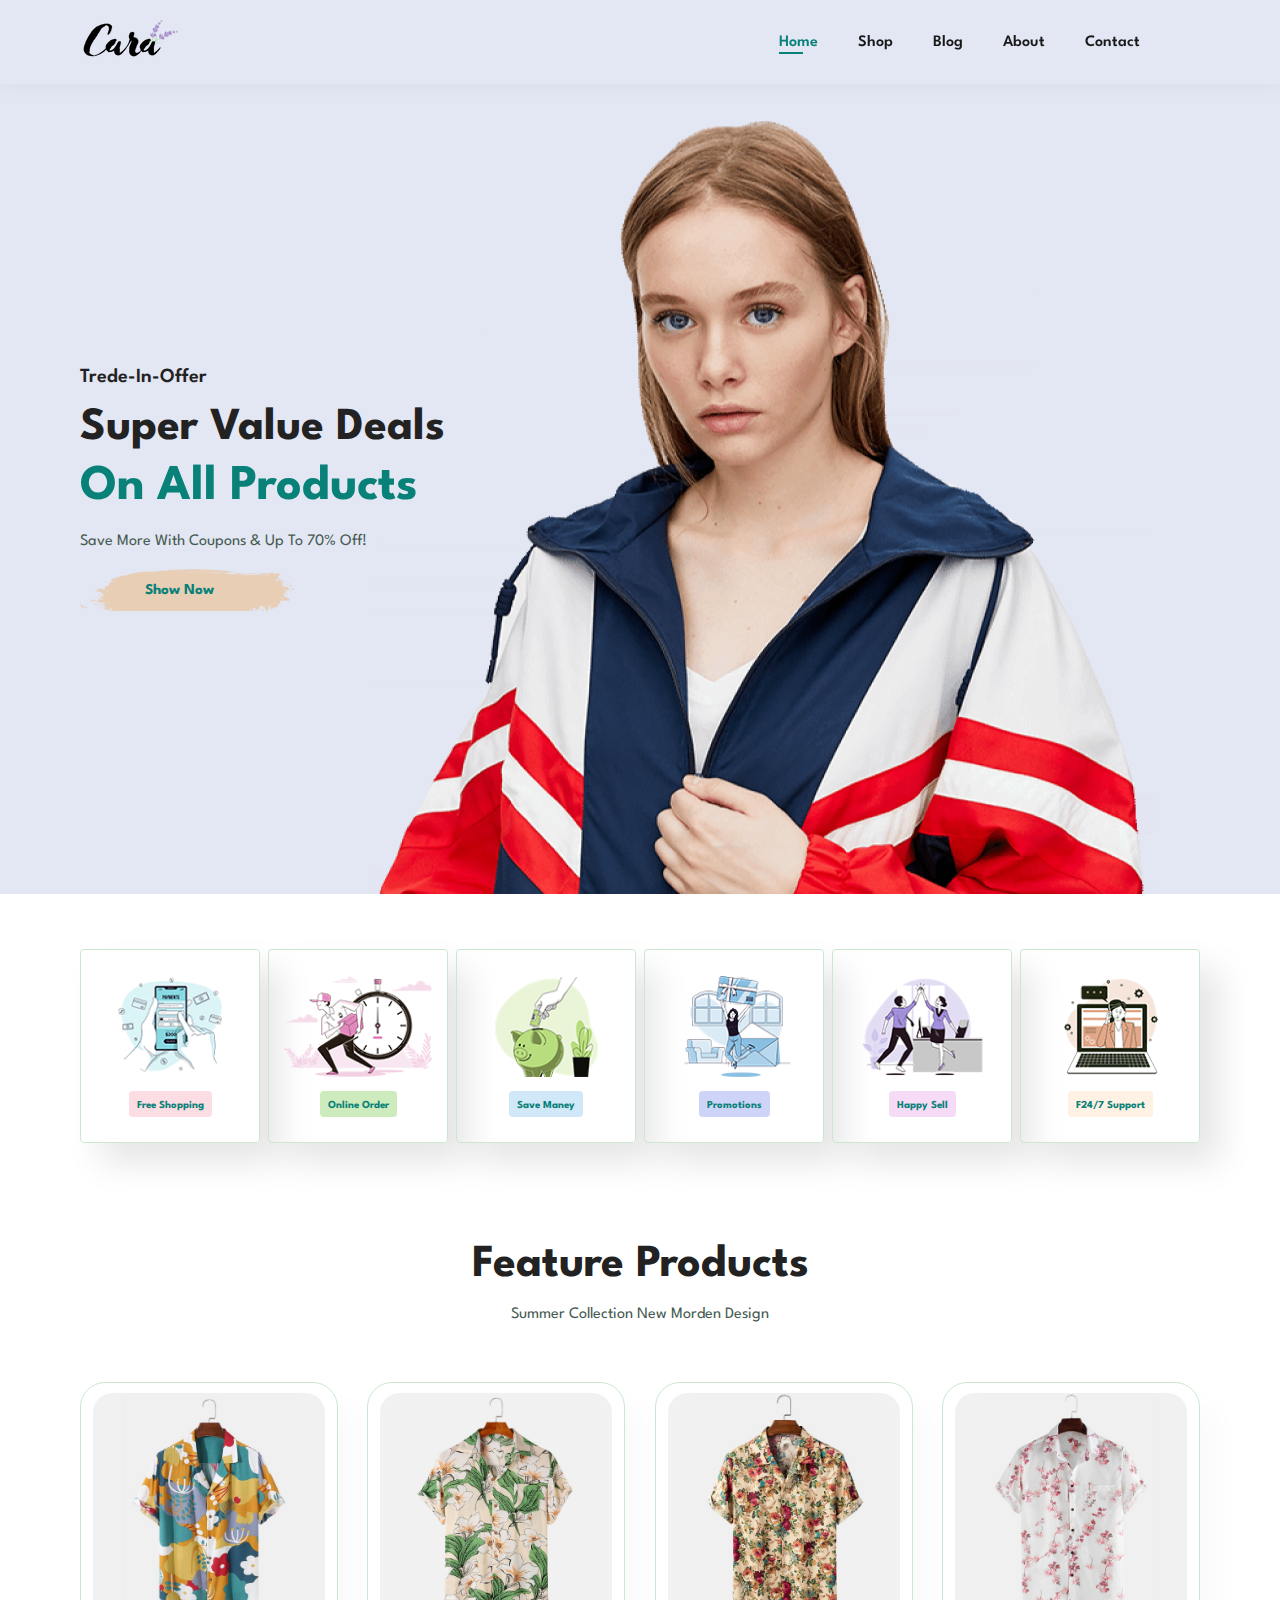
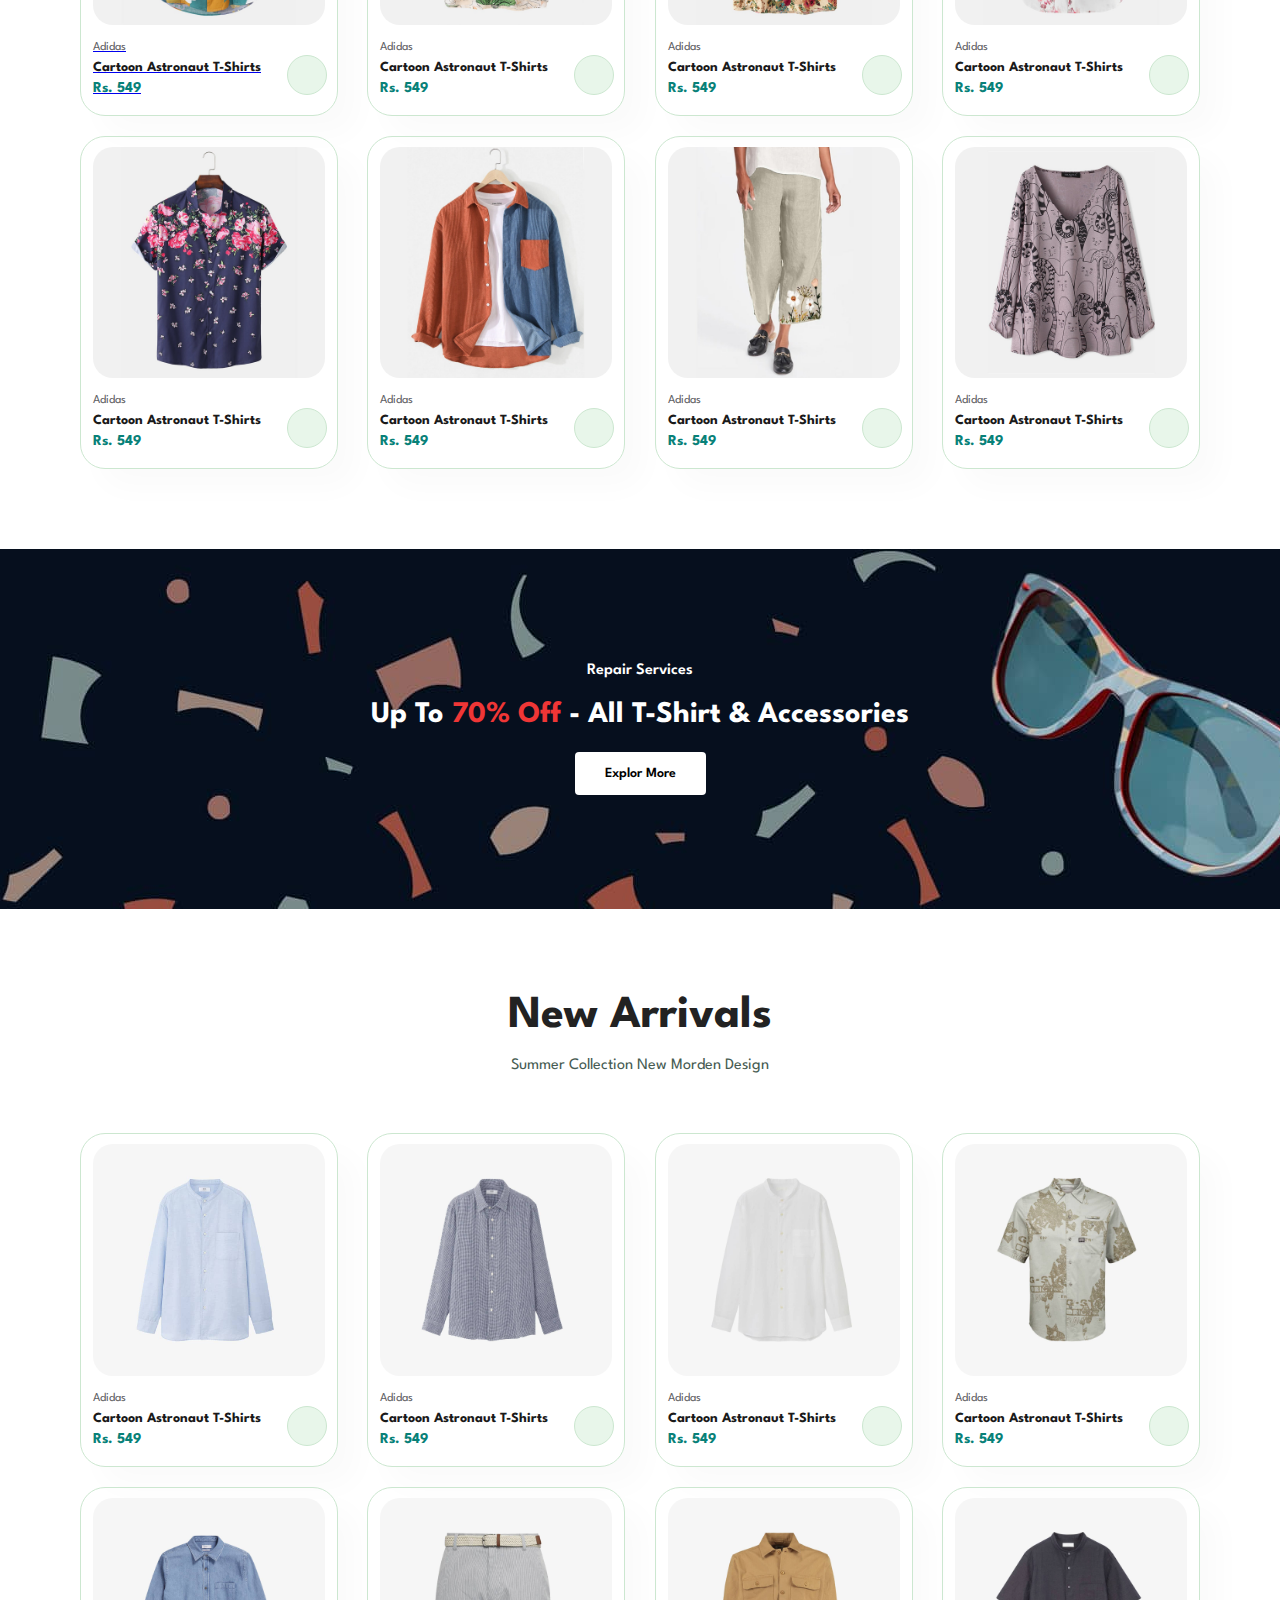
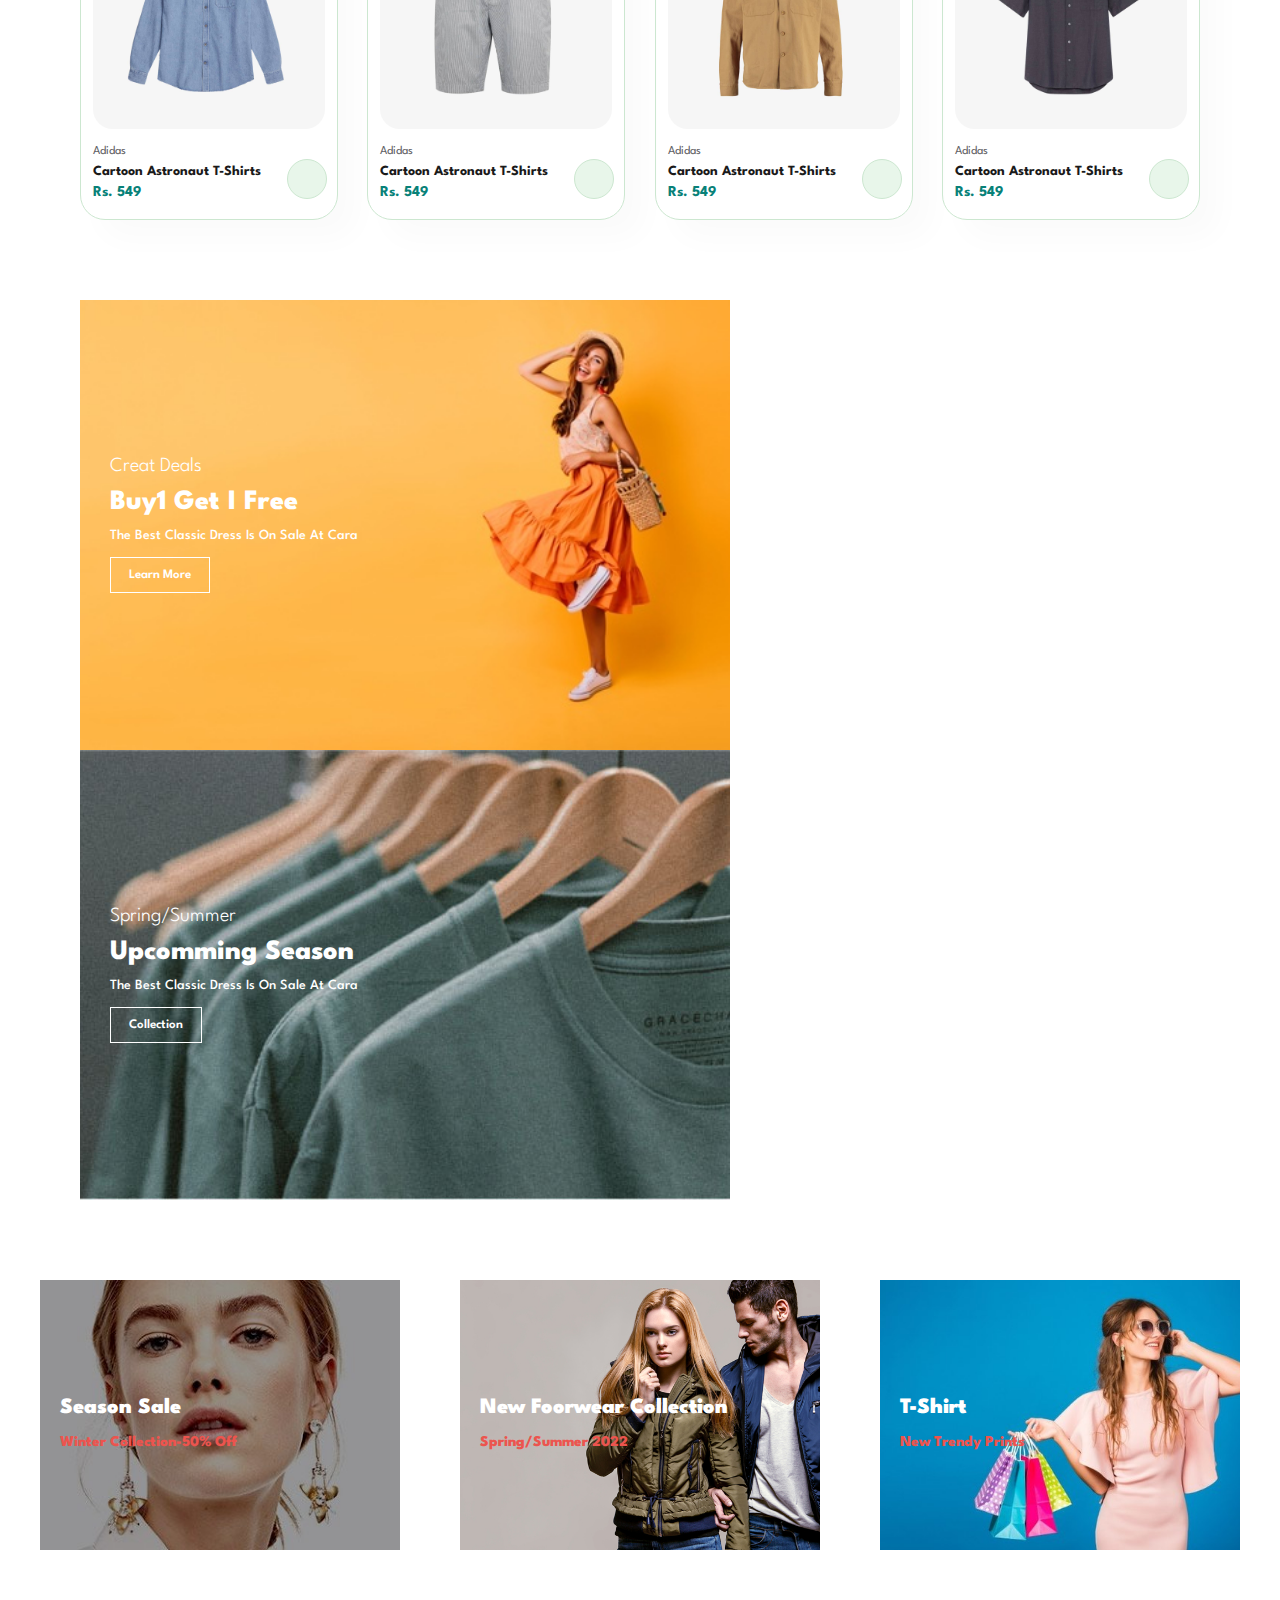
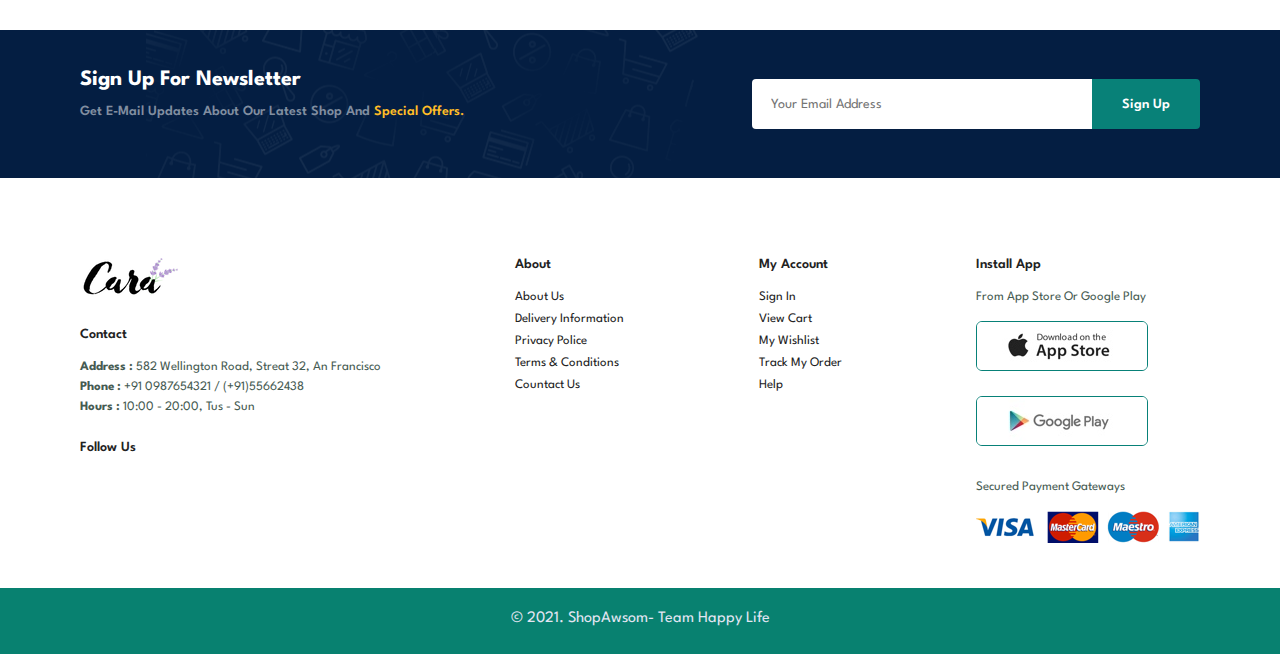
<file: index.html>
<!DOCTYPE html>
<html lang="en">

<head>
    <meta charset="UTF-8">
    <meta http-equiv="X-UA-Compatible" content="IE=edge">
    <meta name="viewport" content="width=device-width, initial-scale=1.0">
    <link rel="stylesheet" href="https://pro.fontawesome.com/releases/v5.10.0/css/all.css"
        integrity="sha384-AYmEC3Yw5cVb3ZcuHtOA93w35dYTsvhLPVnYs9eStHfGJvOvKxVfELGroGkvsg+p" crossorigin="anonymous" />
    <link rel="stylesheet" href="css/style.css">
    <title>ShopAwsom</title>
</head>
<body>
    <!-- ----------------header------------------ -->
    <section id="header">
        <a href="index.html"><img src="./img/logo.png" class="logo" alt=""></a>
        <div>
            <ul id="navbar">
                <li><a class="active" href="index.html">home</a></li>
                <li><a href="shop.html">shop</a></li>
                <li><a href="blog.html">blog</a></li>
                <li><a href="about.html">about</a></li>
                <li><a href="contact.html">contact</a></li>
                <li id="lg-bag"><a href="cart.html"><i class="fas fa-shopping-bag"></i></a></li>
                <a href="#" id="close"><i class="far fa-times"></i></a>
            </ul>
        </div>
        <div id="mobile">
            <i class="fas fa-cart-plus"></i>
            <i id="bar" class="fas fa-outdent"></i>
        </div>
    </section>

    <!-- --------------------feature-------------------- -->
    <section id="hero">
        <h4>Trede-in-offer</h4>
        <h2>super value deals</h2>
        <h1>on all products</h1>
        <p>save more with coupons & up to 70% off!</p>
        <button>show now</button>
    </section>
    <section id="feature" class="section-p1">
        <div class="fe-box">
            <img src="img/features/f1.png" alt="">
            <h6>Free shopping</h6>
        </div>
        <div class="fe-box">
            <img src="img/features/f2.png" alt="">
            <h6>online order</h6>
        </div>
        <div class="fe-box">
            <img src="img/features/f3.png" alt="">
            <h6>save maney</h6>
        </div>
        <div class="fe-box">
            <img src="img/features/f4.png" alt="">
            <h6>promotions</h6>
        </div>
        <div class="fe-box">
            <img src="img/features/f5.png" alt="">
            <h6>happy sell</h6>
        </div>
        <div class="fe-box">
            <img src="img/features/f6.png" alt="">
            <h6>f24/7 support</h6>
        </div>
    </section>
    <!--------------------------product--------------------------->
    <section id="product1" class="section-p1">
        <h2>feature products</h2>
        <p>summer collection new morden design</p>
        <div class="pro-container">
            <div class="pro">
                <a href="sproduct.html"><img src="img/products/f1.jpg" alt="">
                <div class="des">
                    <span>adidas</span>
                    <h5>cartoon astronaut t-shirts</h5>
                    <div class="star">
                        <i class="fas fa-star"></i>
                        <i class="fas fa-star"></i>
                        <i class="fas fa-star"></i>
                        <i class="fas fa-star"></i>
                        <i class="fas fa-star"></i>
                    </div>
                    <h4>rs. 549</h4>
                </div></a>
                <a href="#"><i class="fal fa-shopping-cart cart"></i></a>
            </div>
            <div class="pro">
                <img src="img/products/f2.jpg" alt="">
                <div class="des">
                    <span>adidas</span>
                    <h5>cartoon astronaut t-shirts</h5>
                    <div class="star">
                        <i class="fas fa-star"></i>
                        <i class="fas fa-star"></i>
                        <i class="fas fa-star"></i>
                        <i class="fas fa-star"></i>
                        <i class="fas fa-star"></i>
                    </div>
                    <h4>rs. 549</h4>
                </div>
                <a href="#"><i class="fal fa-shopping-cart cart"></i></a>
            </div>
            <div class="pro">
                <img src="img/products/f3.jpg" alt="">
                <div class="des">
                    <span>adidas</span>
                    <h5>cartoon astronaut t-shirts</h5>
                    <div class="star">
                        <i class="fas fa-star"></i>
                        <i class="fas fa-star"></i>
                        <i class="fas fa-star"></i>
                        <i class="fas fa-star"></i>
                        <i class="fas fa-star"></i>
                    </div>
                    <h4>rs. 549</h4>
                </div>
                <a href="#"><i class="fal fa-shopping-cart cart"></i></a>
            </div>
            <div class="pro">
                <img src="img/products/f4.jpg" alt="">
                <div class="des">
                    <span>adidas</span>
                    <h5>cartoon astronaut t-shirts</h5>
                    <div class="star">
                        <i class="fas fa-star"></i>
                        <i class="fas fa-star"></i>
                        <i class="fas fa-star"></i>
                        <i class="fas fa-star"></i>
                        <i class="fas fa-star"></i>
                    </div>
                    <h4>rs. 549</h4>
                </div>
                <a href="#"><i class="fal fa-shopping-cart cart"></i></a>
            </div>
            <div class="pro">
                <img src="img/products/f5.jpg" alt="">
                <div class="des">
                    <span>adidas</span>
                    <h5>cartoon astronaut t-shirts</h5>
                    <div class="star">
                        <i class="fas fa-star"></i>
                        <i class="fas fa-star"></i>
                        <i class="fas fa-star"></i>
                        <i class="fas fa-star"></i>
                        <i class="fas fa-star"></i>
                    </div>
                    <h4>rs. 549</h4>
                </div>
                <a href="#"><i class="fal fa-shopping-cart cart"></i></a>
            </div>
            <div class="pro">
                <img src="img/products/f6.jpg" alt="">
                <div class="des">
                    <span>adidas</span>
                    <h5>cartoon astronaut t-shirts</h5>
                    <div class="star">
                        <i class="fas fa-star"></i>
                        <i class="fas fa-star"></i>
                        <i class="fas fa-star"></i>
                        <i class="fas fa-star"></i>
                        <i class="fas fa-star"></i>
                    </div>
                    <h4>rs. 549</h4>
                </div>
                <a href="#"><i class="fal fa-shopping-cart cart"></i></a>
            </div>
            <div class="pro">
                <img src="img/products/f7.jpg" alt="">
                <div class="des">
                    <span>adidas</span>
                    <h5>cartoon astronaut t-shirts</h5>
                    <div class="star">
                        <i class="fas fa-star"></i>
                        <i class="fas fa-star"></i>
                        <i class="fas fa-star"></i>
                        <i class="fas fa-star"></i>
                        <i class="fas fa-star"></i>
                    </div>
                    <h4>rs. 549</h4>
                </div>
                <a href="#"><i class="fal fa-shopping-cart cart"></i></a>
            </div>
            <div class="pro">
                <img src="img/products/f8.jpg" alt="">
                <div class="des">
                    <span>adidas</span>
                    <h5>cartoon astronaut t-shirts</h5>
                    <div class="star">
                        <i class="fas fa-star"></i>
                        <i class="fas fa-star"></i>
                        <i class="fas fa-star"></i>
                        <i class="fas fa-star"></i>
                        <i class="fas fa-star"></i>
                    </div>
                    <h4>rs. 549</h4>
                </div>
                <a href="#"><i class="fal fa-shopping-cart cart"></i></a>
            </div>
        </div>
    </section>

    <!---------------------------baner off price-------------------------------------->
    <section id="banner" class="section-m1">
        <h4>repair services</h4>
        <h2>up to <span>70% off</span> - all t-shirt & accessories</h2>
        <button class="normal">explor more</button>
    </section>

    <!--------------------------product--------------------------->
    <section id="product1" class="section-p1">
        <h2>new arrivals</h2>
        <p>summer collection new morden design</p>
        <div class="pro-container">
            <div class="pro">
                <img src="img/products/n1.jpg" alt="">
                <div class="des">
                    <span>adidas</span>
                    <h5>cartoon astronaut t-shirts</h5>
                    <div class="star">
                        <i class="fas fa-star"></i>
                        <i class="fas fa-star"></i>
                        <i class="fas fa-star"></i>
                        <i class="fas fa-star"></i>
                        <i class="fas fa-star"></i>
                    </div>
                    <h4>rs. 549</h4>
                </div>
                <a href="#"><i class="fal fa-shopping-cart cart"></i></a>
            </div>
            <div class="pro">
                <img src="img/products/n2.jpg" alt="">
                <div class="des">
                    <span>adidas</span>
                    <h5>cartoon astronaut t-shirts</h5>
                    <div class="star">
                        <i class="fas fa-star"></i>
                        <i class="fas fa-star"></i>
                        <i class="fas fa-star"></i>
                        <i class="fas fa-star"></i>
                        <i class="fas fa-star"></i>
                    </div>
                    <h4>rs. 549</h4>
                </div>
                <a href="#"><i class="fal fa-shopping-cart cart"></i></a>
            </div>
            <div class="pro">
                <img src="img/products/n3.jpg" alt="">
                <div class="des">
                    <span>adidas</span>
                    <h5>cartoon astronaut t-shirts</h5>
                    <div class="star">
                        <i class="fas fa-star"></i>
                        <i class="fas fa-star"></i>
                        <i class="fas fa-star"></i>
                        <i class="fas fa-star"></i>
                        <i class="fas fa-star"></i>
                    </div>
                    <h4>rs. 549</h4>
                </div>
                <a href="#"><i class="fal fa-shopping-cart cart"></i></a>
            </div>
            <div class="pro">
                <img src="img/products/n4.jpg" alt="">
                <div class="des">
                    <span>adidas</span>
                    <h5>cartoon astronaut t-shirts</h5>
                    <div class="star">
                        <i class="fas fa-star"></i>
                        <i class="fas fa-star"></i>
                        <i class="fas fa-star"></i>
                        <i class="fas fa-star"></i>
                        <i class="fas fa-star"></i>
                    </div>
                    <h4>rs. 549</h4>
                </div>
                <a href="#"><i class="fal fa-shopping-cart cart"></i></a>
            </div>
            <div class="pro">
                <img src="img/products/n5.jpg" alt="">
                <div class="des">
                    <span>adidas</span>
                    <h5>cartoon astronaut t-shirts</h5>
                    <div class="star">
                        <i class="fas fa-star"></i>
                        <i class="fas fa-star"></i>
                        <i class="fas fa-star"></i>
                        <i class="fas fa-star"></i>
                        <i class="fas fa-star"></i>
                    </div>
                    <h4>rs. 549</h4>
                </div>
                <a href="#"><i class="fal fa-shopping-cart cart"></i></a>
            </div>
            <div class="pro">
                <img src="img/products/n6.jpg" alt="">
                <div class="des">
                    <span>adidas</span>
                    <h5>cartoon astronaut t-shirts</h5>
                    <div class="star">
                        <i class="fas fa-star"></i>
                        <i class="fas fa-star"></i>
                        <i class="fas fa-star"></i>
                        <i class="fas fa-star"></i>
                        <i class="fas fa-star"></i>
                    </div>
                    <h4>rs. 549</h4>
                </div>
                <a href="#"><i class="fal fa-shopping-cart cart"></i></a>
            </div>
            <div class="pro">
                <img src="img/products/n7.jpg" alt="">
                <div class="des">
                    <span>adidas</span>
                    <h5>cartoon astronaut t-shirts</h5>
                    <div class="star">
                        <i class="fas fa-star"></i>
                        <i class="fas fa-star"></i>
                        <i class="fas fa-star"></i>
                        <i class="fas fa-star"></i>
                        <i class="fas fa-star"></i>
                    </div>
                    <h4>rs. 549</h4>
                </div>
                <a href="#"><i class="fal fa-shopping-cart cart"></i></a>
            </div>
            <div class="pro">
                <img src="img/products/n8.jpg" alt="">
                <div class="des">
                    <span>adidas</span>
                    <h5>cartoon astronaut t-shirts</h5>
                    <div class="star">
                        <i class="fas fa-star"></i>
                        <i class="fas fa-star"></i>
                        <i class="fas fa-star"></i>
                        <i class="fas fa-star"></i>
                        <i class="fas fa-star"></i>
                    </div>
                    <h4>rs. 549</h4>
                </div>
                <a href="#"><i class="fal fa-shopping-cart cart"></i></a>
            </div>
        </div>
    </section>
    <!-------------------------------------------------->
    <scetion id="sm-banner" class="section-p1">
        <div class="banner-box">
            <h4>creat deals</h4>
            <h2>buy1 get i free</h2>
            <span>the best classic dress is on sale at cara</span>
            <button class="white">Learn more</button>
        </div>
        <div class="banner-box banner-box-top">
            <h4>spring/summer</h4>
            <h2>upcomming season</h2>
            <span>the best classic dress is on sale at cara</span>
            <button class="white">collection</button>
        </div>
    </scetion>
    <!---------------------------------------------------->
    <section id="banner-3">
        <div class="banner-box">
            <h2>season sale</h2>
            <h3>winter collection-50% off</h3>
        </div>
        <div class="banner-box banner-box-2">
            <h2>new foorwear collection</h2>
            <h3>spring/summer 2022</h3>
        </div>
        <div class="banner-box banner-box-3">
            <h2>t-shirt</h2>
            <h3>new trendy prints</h3>
        </div>
    </section>
    <!---------------------------------------------------->
    <section id="newsletter" class="section-p1 section-m1">
        <div class="news-text">
            <h4>sign up for newsletter</h4>
            <p>get e-mail updates about our latest shop and <span>special offers.</span></p>
        </div>
        <div class="form">
            <input type="email" placeholder="your email address">
            <button class="normal">sign up</button>
        </div>
    </section>
    <footer class="">
        <div class="footer">
            <div class="col">
                <img class="logo" src="/img/logo.png" alt="logo">
                <h4>contact</h4>
                <p><strong>address : </strong>582 wellington road, streat 32, an francisco</p>
                <p><strong>phone : </strong>+91 0987654321 / (+91)55662438</p>
                <p><strong>hours : </strong>10:00 - 20:00, tus - sun</p>
                <div class="follow">
                    <h4>follow us</h4>
                    <div class="icon">
                        <i class="fab fa-facebook-f"></i>
                        <i class="fab fa-twitter"></i>
                        <i class="fab fa-instagram"></i>
                        <i class="fab fa-pinterest-p"></i>
                        <i class="fab fa-youtube"></i>
                    </div>
                </div>
            </div>
            <div class="col">
                <h4>about</h4>
                <a href="#">about us</a>
                <a href="#">delivery information</a>
                <a href="#">privacy police</a>
                <a href="#">terms & conditions</a>
                <a href="#">countact us</a>
            </div>
            <div class="col">
                <h4>my account</h4>
                <a href="#">sign in</a>
                <a href="#">view cart</a>
                <a href="#">my wishlist</a>
                <a href="#">track my order</a>
                <a href="#">help</a>
            </div>
            <div class="col install">
                <h4>install app</h4>
                <p>from app store or google play</p>
                <div class="col">
                    <img src="img/pay/app.jpg" alt="">
                    <img src="img/pay/play.jpg" alt="">
                </div>
                <p>secured payment gateways</p>
                <img src="img/pay/pay.png" alt="">
            </div>
        </div>
    </footer>
    <div class="copyright">
        <p>&copy; 2021. ShopAwsom- team happy life</p>
    </div>



    <script src="js/script.js"></script>
</body>

</html>
</file>
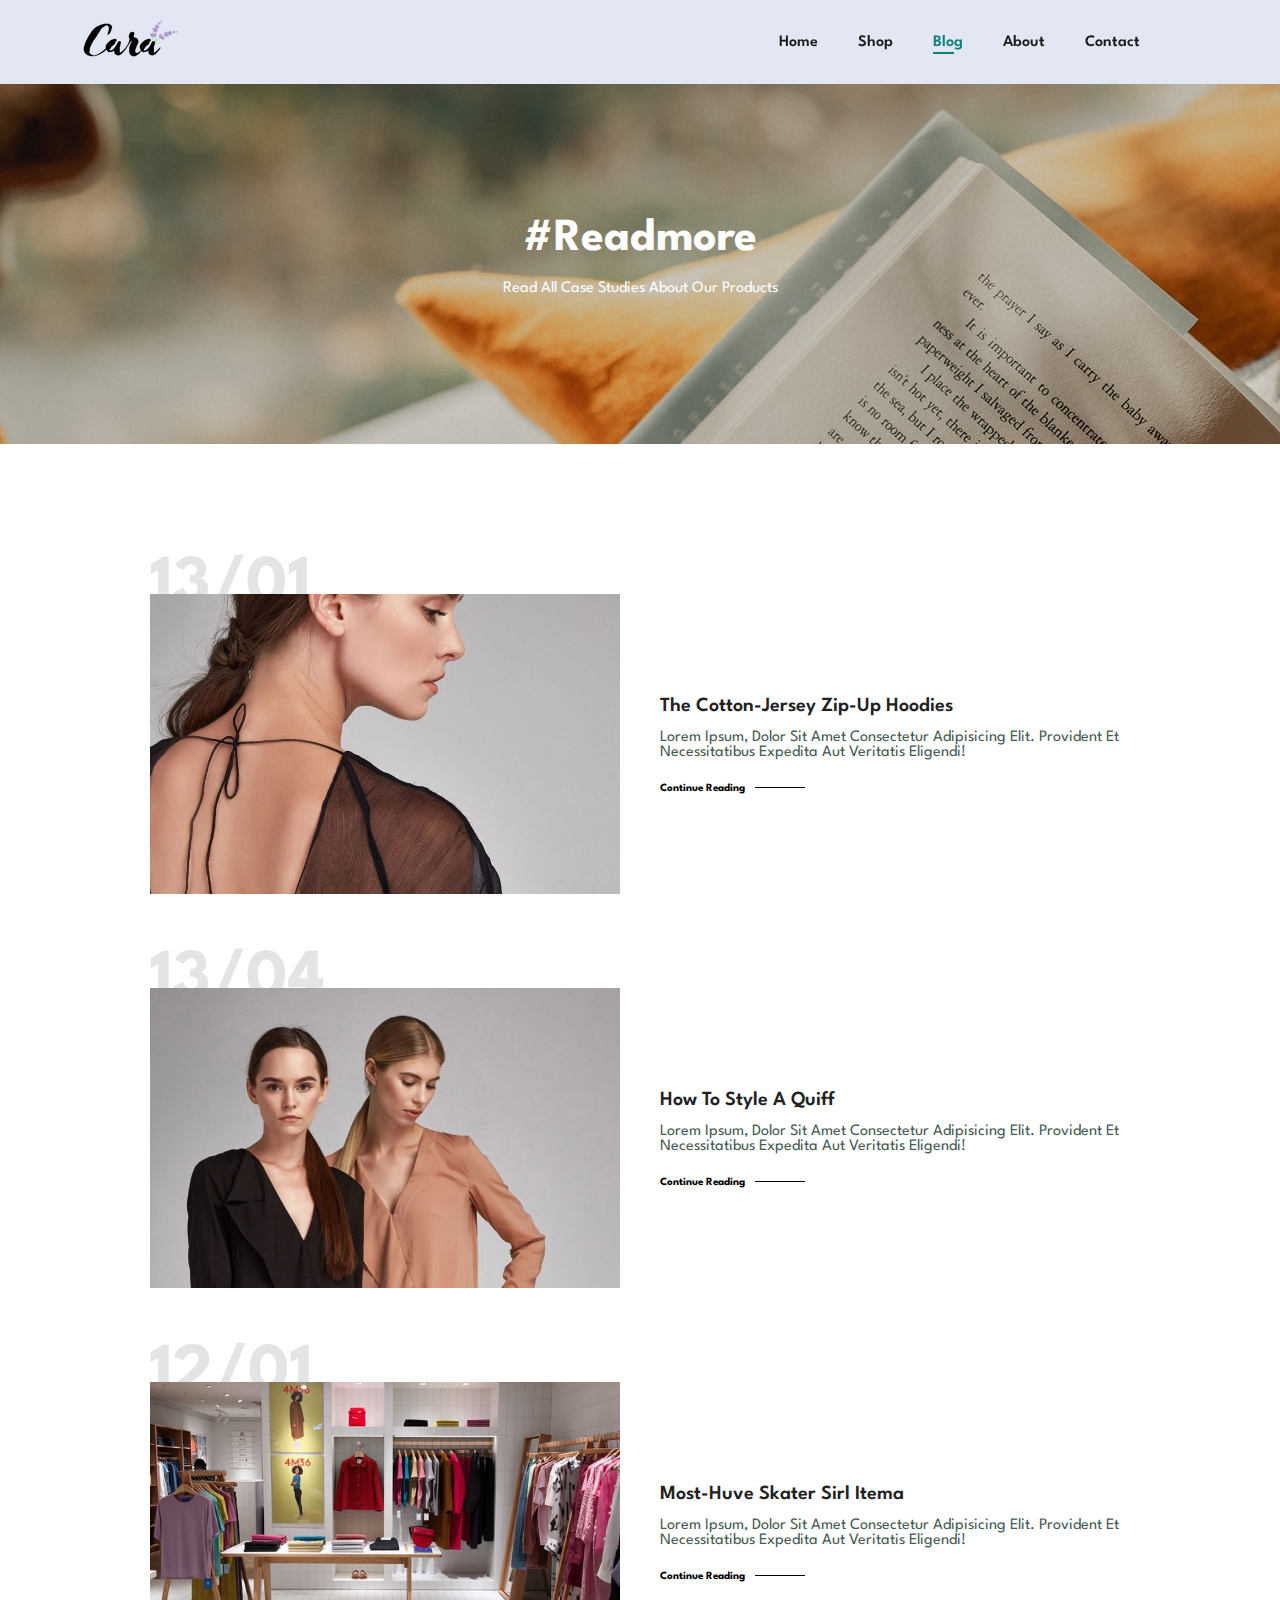
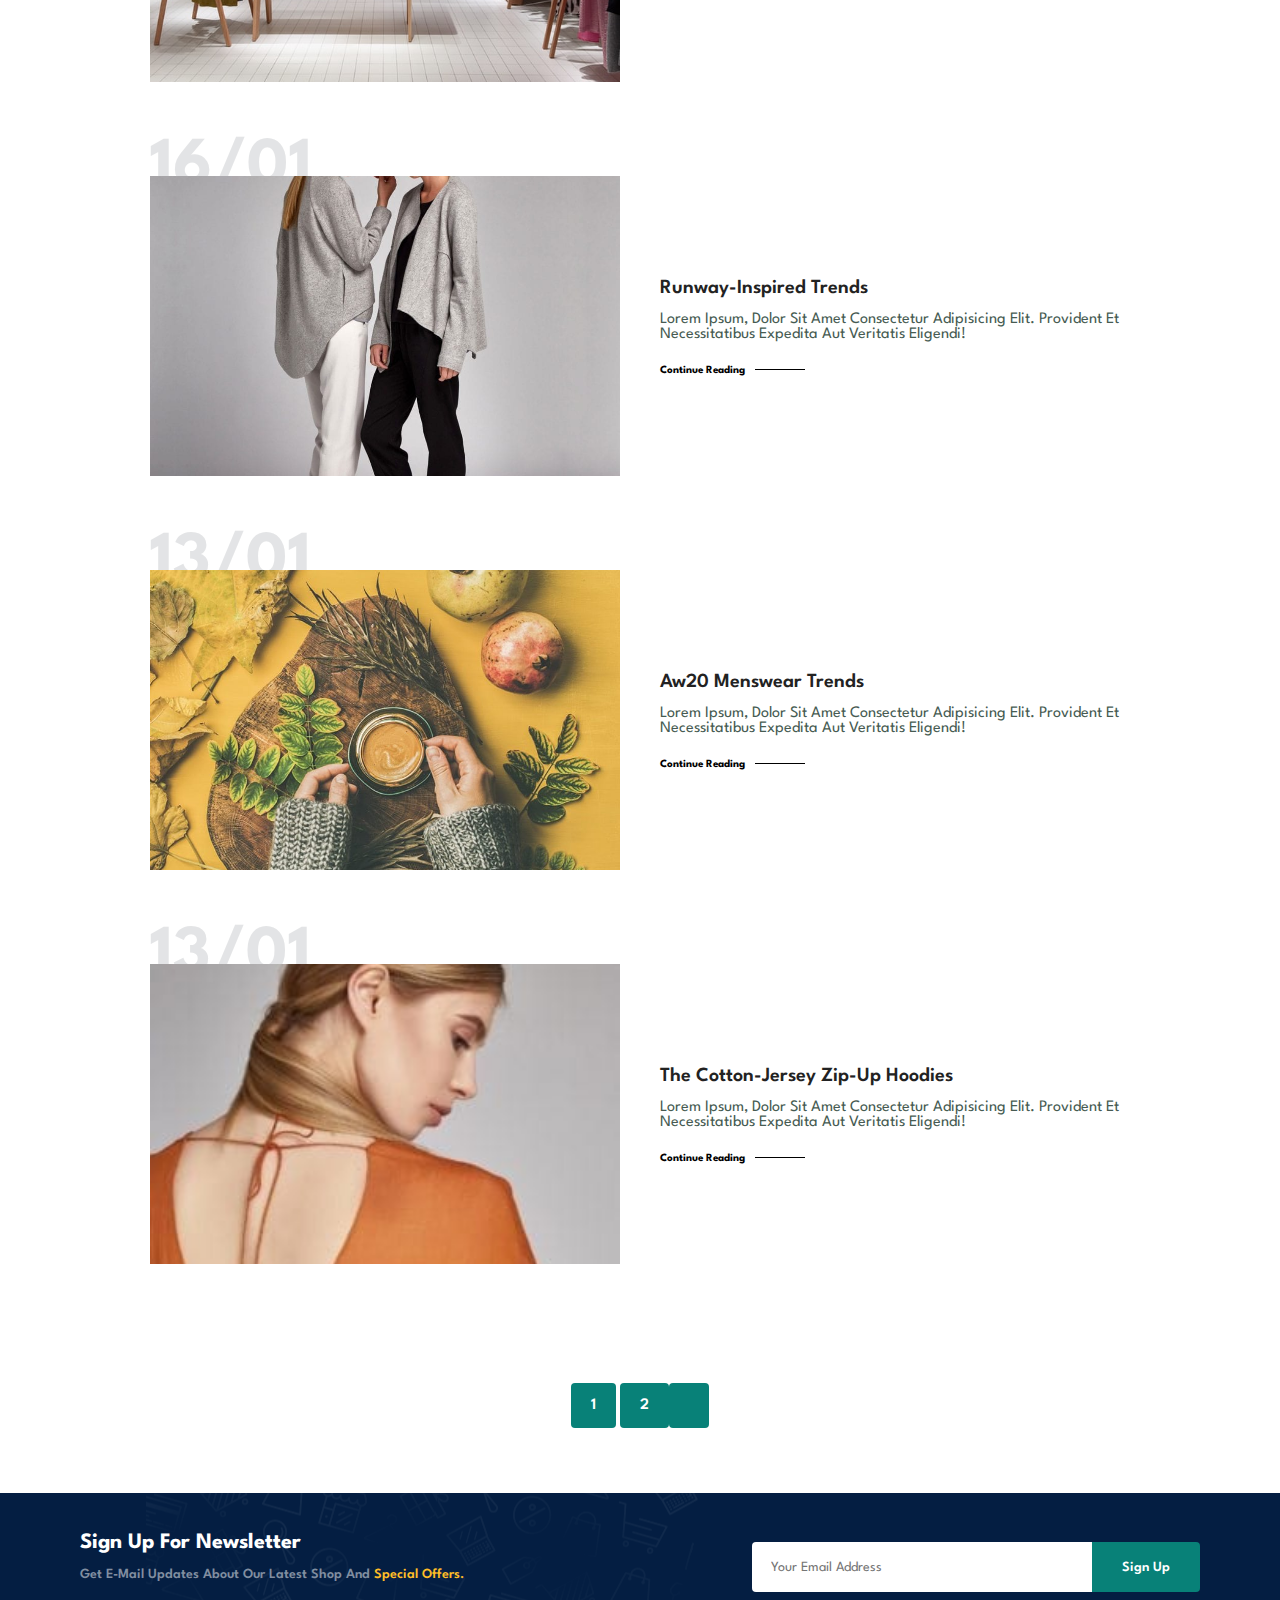
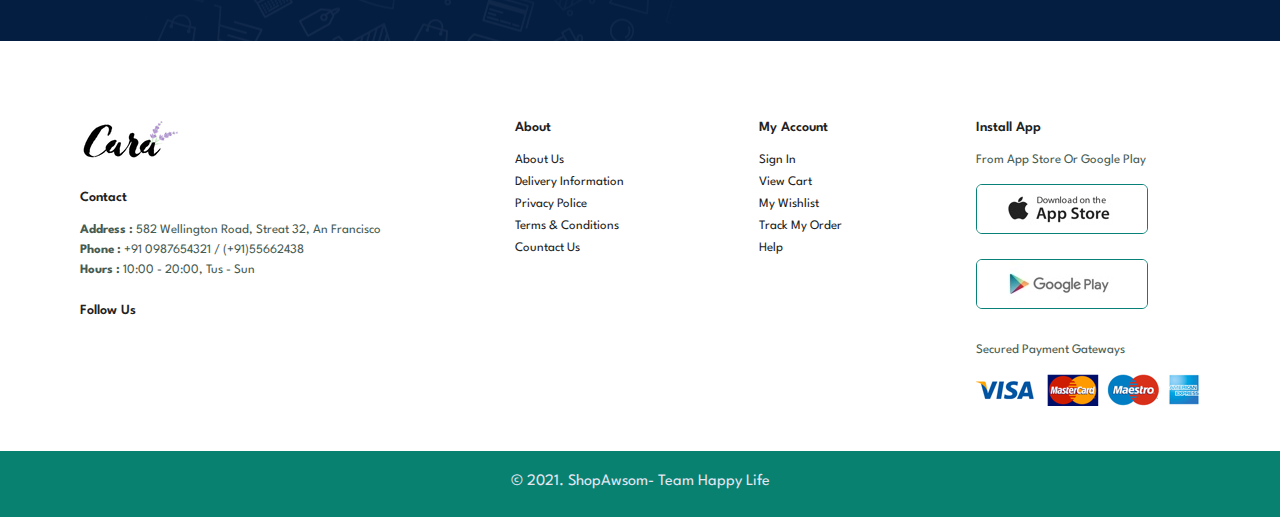
<file: blog.html>
<!DOCTYPE html>
<html lang="en">

<head>
    <meta charset="UTF-8">
    <meta http-equiv="X-UA-Compatible" content="IE=edge">
    <meta name="viewport" content="width=device-width, initial-scale=1.0">
    <link rel="stylesheet" href="https://pro.fontawesome.com/releases/v5.10.0/css/all.css"
        integrity="sha384-AYmEC3Yw5cVb3ZcuHtOA93w35dYTsvhLPVnYs9eStHfGJvOvKxVfELGroGkvsg+p" crossorigin="anonymous" />
    <link rel="stylesheet" href="css/style.css">
    <title>ShopAwsom</title>
</head>

<body>
    <!-- ----------------header------------------ -->
    <section id="header">
        <a href="index.html"><img src="./img/logo.png" class="logo" alt=""></a>
        <div>
            <ul id="navbar">
                <li><a href="index.html">home</a></li>
                <li><a href="shop.html">shop</a></li>
                <li><a class="active" href="blog.html">blog</a></li>
                <li><a href="about.html">about</a></li>
                <li><a href="contact.html">contact</a></li>
                <li id="lg-bag"><a href="cart.html"><i class="fas fa-shopping-bag"></i></a></li>
                <a href="#" id="close"><i class="far fa-times"></i></a>
            </ul>
        </div>
        <div id="mobile">
            <i class="fas fa-cart-plus"></i>
            <i id="bar" class="fas fa-outdent"></i>
        </div>
    </section>

    <!-- --------------------feature-------------------- -->
    <section id="page-header" class="blog-header">
        <h2>#readmore</h2>
        <p>read all case studies about our products</p>
    </section>
    <!-------------------blog section-------------------------->
    <section id="blog">
        <div class="blog-box">
            <div class="blog-img">
                <img src="img/blog/b1.jpg" alt="">
            </div>
            <div class="blog-detail">
                <h4>the cotton-jersey zip-up hoodies</h4>
                <p>Lorem ipsum, dolor sit amet consectetur adipisicing elit. Provident et necessitatibus expedita aut veritatis eligendi!</p>
                <a href="page-blog.html">continue reading</a>
            </div>
            <h1>13/01</h1>
        </div>
        <div class="blog-box">
            <div class="blog-img">
                <img src="img/blog/b2.jpg" alt="">
            </div>
            <div class="blog-detail">
                <h4>how to style a quiff</h4>
                <p>Lorem ipsum, dolor sit amet consectetur adipisicing elit. Provident et necessitatibus expedita aut veritatis eligendi!</p>
                <a href="#">continue reading</a>
            </div>
            <h1>13/04</h1>
        </div>
        <div class="blog-box">
            <div class="blog-img">
                <img src="img/blog/b3.jpg" alt="">
            </div>
            <div class="blog-detail">
                <h4>most-huve skater sirl itema</h4>
                <p>Lorem ipsum, dolor sit amet consectetur adipisicing elit. Provident et necessitatibus expedita aut veritatis eligendi!</p>
                <a href="#">continue reading</a>
            </div>
            <h1>12/01</h1>
        </div>
        <div class="blog-box">
            <div class="blog-img">
                <img src="img/blog/b4.jpg" alt="">
            </div>
            <div class="blog-detail">
                <h4>runway-inspired trends</h4>
                <p>Lorem ipsum, dolor sit amet consectetur adipisicing elit. Provident et necessitatibus expedita aut veritatis eligendi!</p>
                <a href="#">continue reading</a>
            </div>
            <h1>16/01</h1>
        </div>
        <div class="blog-box">
            <div class="blog-img">
                <img src="img/blog/b6.jpg" alt="">
            </div>
            <div class="blog-detail">
                <h4>Aw20 menswear trends</h4>
                <p>Lorem ipsum, dolor sit amet consectetur adipisicing elit. Provident et necessitatibus expedita aut veritatis eligendi!</p>
                <a href="#">continue reading</a>
            </div>
            <h1>13/01</h1>
        </div>
        <div class="blog-box">
            <div class="blog-img">
                <img src="img/blog/b7.jpg" alt="">
            </div>
            <div class="blog-detail">
                <h4>the cotton-jersey zip-up hoodies</h4>
                <p>Lorem ipsum, dolor sit amet consectetur adipisicing elit. Provident et necessitatibus expedita aut veritatis eligendi!</p>
                <a href="#">continue reading</a>
            </div>
            <h1>13/01</h1>
        </div>
    </section>
    <!--------------------------product--------------------------->
    <section id="pagination" class="section-p1">
        <a href="#">1</a>
        <a href="#">2</a>
        <a href="#"><i class="fal fa-long-arrow-alt-right"></i></a>
    </section>
    <!---------------------------------------------------->
    <section id="newsletter" class="section-p1 section-m1">
        <div class="news-text">
            <h4>sign up for newsletter</h4>
            <p>get e-mail updates about our latest shop and <span>special offers.</span></p>
        </div>
        <div class="form">
            <input type="text" placeholder="your email address">
            <button class="normal">sign up</button>
        </div>
    </section>
    <footer class="">
        <div class="footer">
            <div class="col">
                <img class="logo" src="/img/logo.png" alt="logo">
                <h4>contact</h4>
                <p><strong>address : </strong>582 wellington road, streat 32, an francisco</p>
                <p><strong>phone : </strong>+91 0987654321 / (+91)55662438</p>
                <p><strong>hours : </strong>10:00 - 20:00, tus - sun</p>
                <div class="follow">
                    <h4>follow us</h4>
                    <div class="icon">
                        <i class="fab fa-facebook-f"></i>
                        <i class="fab fa-twitter"></i>
                        <i class="fab fa-instagram"></i>
                        <i class="fab fa-pinterest-p"></i>
                        <i class="fab fa-youtube"></i>
                    </div>
                </div>
            </div>
            <div class="col">
                <h4>about</h4>
                <a href="#">about us</a>
                <a href="#">delivery information</a>
                <a href="#">privacy police</a>
                <a href="#">terms & conditions</a>
                <a href="#">countact us</a>
            </div>
            <div class="col">
                <h4>my account</h4>
                <a href="#">sign in</a>
                <a href="#">view cart</a>
                <a href="#">my wishlist</a>
                <a href="#">track my order</a>
                <a href="#">help</a>
            </div>
            <div class="col install">
                <h4>install app</h4>
                <p>from app store or google play</p>
                <div class="col">
                    <img src="img/pay/app.jpg" alt="">
                    <img src="img/pay/play.jpg" alt="">
                </div>
                <p>secured payment gateways</p>
                <img src="img/pay/pay.png" alt="">
            </div>
        </div>
    </footer>
    <div class="copyright">
        <p>&copy; 2021. ShopAwsom- team happy life</p>
    </div>



    <script src="js/script.js"></script>
</body>

</html>
</file>
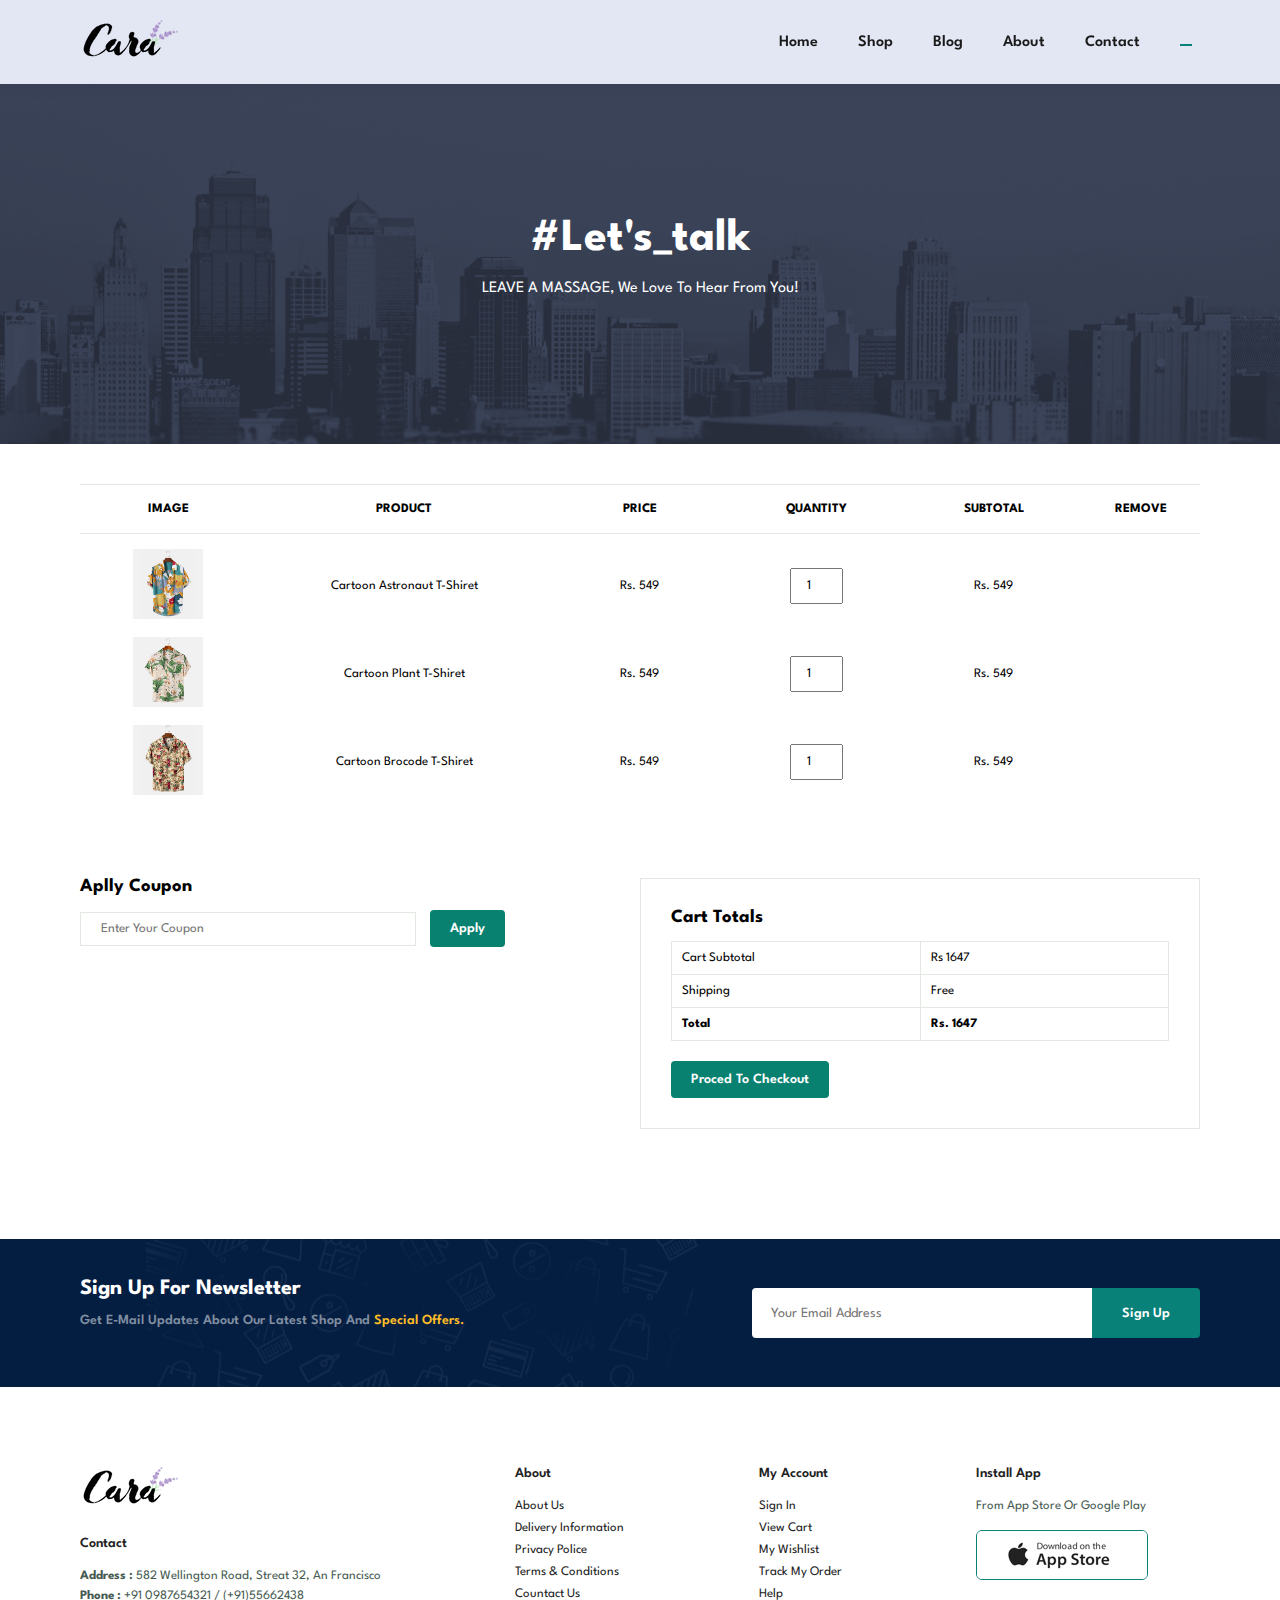
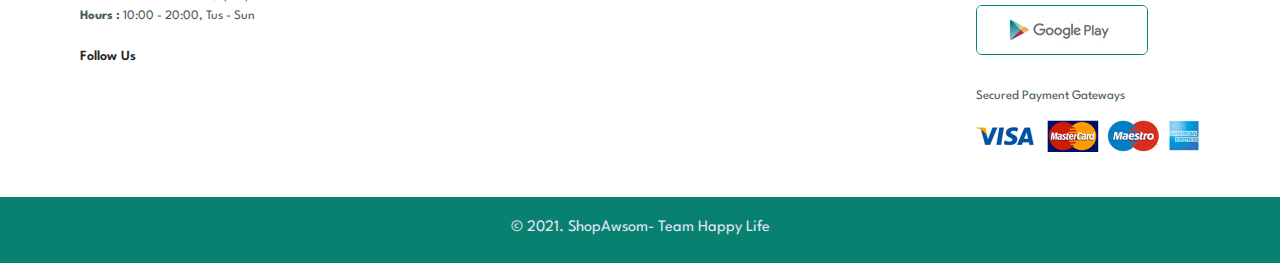
<file: cart.html>
<!DOCTYPE html>
<html lang="en">

<head>
    <meta charset="UTF-8">
    <meta http-equiv="X-UA-Compatible" content="IE=edge">
    <meta name="viewport" content="width=device-width, initial-scale=1.0">
    <link rel="stylesheet" href="https://pro.fontawesome.com/releases/v5.10.0/css/all.css"
        integrity="sha384-AYmEC3Yw5cVb3ZcuHtOA93w35dYTsvhLPVnYs9eStHfGJvOvKxVfELGroGkvsg+p" crossorigin="anonymous" />
    <link rel="stylesheet" href="css/style.css">
    <title>ShopAwsom</title>
</head>

<body>
    <!-- ----------------header---------------------------------->
    <section id="header">
        <a href="index.html"><img src="./img/logo.png" class="logo" alt=""></a>
        <div>
            <ul id="navbar">
                <li><a href="index.html">home</a></li>
                <li><a href="shop.html">shop</a></li>
                <li><a href="blog.html">blog</a></li>
                <li><a href="about.html">about</a></li>
                <li><a href="contact.html">contact</a></li>
                <li id="lg-bag"><a class="active" href="cart.html"><i class="fas fa-shopping-bag"></i></a></li>
                <a href="#" id="close"><i class="far fa-times"></i></a>
            </ul>
        </div>
        <div id="mobile">
            <i class="fas fa-cart-plus"></i>
            <i id="bar" class="fas fa-outdent"></i>
        </div>
    </section>

    <!-- --------------------feature------------------------------>
    <section id="page-header" class="contact-header">
        <h2>#let's_talk</h2>
        <p>LEAVE A MASSAGE, we love to hear from you!</p>
    </section>

    <!-------------------------Cart item------------------------>
    <section id="cart" class="section-p1">
        <table width="100%">
            <thead>
                <tr>
                    <td>Image</td>
                    <td>Product</td>
                    <td>Price</td>
                    <td>Quantity</td>
                    <td>Subtotal</td>
                    <td>Remove</td>
                </tr>
            </thead>
            <tbody>
                <tr>
                    <td><img src="img/products/f1.jpg" alt=""></td>
                    <td>cartoon astronaut T-Shiret</td>
                    <td>rs. 549</td>
                    <td><input type="number" value="1"></td>
                    <td>rs. 549</td>
                    <td><a href="#"><i class="far fa-times-circle"></i></a></td>
                </tr>
                <tr>
                    <td><img src="img/products/f2.jpg" alt=""></td>
                    <td>cartoon plant T-Shiret</td>
                    <td>rs. 549</td>
                    <td><input type="number" value="1"></td>
                    <td>rs. 549</td>
                    <td><a href="#"><i class="far fa-times-circle"></i></a></td>
                </tr>
                <tr>
                    <td><img src="img/products/f3.jpg" alt=""></td>
                    <td>cartoon brocode T-Shiret</td>
                    <td>rs. 549</td>
                    <td><input type="number" value="1"></td>
                    <td>rs. 549</td>
                    <td><a href="#"><i class="far fa-times-circle"></i></a></td>
                </tr>
            </tbody>
        </table>
    </section>
    <!----------------------------------------------------------->
    <section id="cart-add" class="section-p1">
        <div id="coupon">
            <h3>Aplly Coupon</h3>
            <div class="">
                <input type="text" name="" placeholder="Enter your coupon" id="">
                <button class="normal"> Apply</button>
            </div>
        </div>
        <div id="subtotals">
            <h3>Cart Totals</h3>
            <table>
                <tr>
                    <td>Cart Subtotal</td>
                    <td>Rs 1647</td>
                </tr>
                <tr>
                    <td>shipping</td>
                    <td>Free</td>
                </tr>
                <tr>
                    <td><strong>Total</strong></td>
                    <td><strong>Rs. 1647</strong></td>
                </tr>
            </table>
            <button class="normal">Proced to checkout</button>
        </div>
    </section>

    <!----------------------------------------------------------->
    <section id="newsletter" class="section-p1 section-m1">
        <div class="news-text">
            <h4>sign up for newsletter</h4>
            <p>get e-mail updates about our latest shop and <span>special offers.</span></p>
        </div>
        <div class="form">
            <input type="text" placeholder="your email address">
            <button class="normal">sign up</button>
        </div>
    </section>
    <footer class="">
        <div class="footer">
            <div class="col">
                <img class="logo" src="/img/logo.png" alt="logo">
                <h4>contact</h4>
                <p><strong>address : </strong>582 wellington road, streat 32, an francisco</p>
                <p><strong>phone : </strong>+91 0987654321 / (+91)55662438</p>
                <p><strong>hours : </strong>10:00 - 20:00, tus - sun</p>
                <div class="follow">
                    <h4>follow us</h4>
                    <div class="icon">
                        <i class="fab fa-facebook-f"></i>
                        <i class="fab fa-twitter"></i>
                        <i class="fab fa-instagram"></i>
                        <i class="fab fa-pinterest-p"></i>
                        <i class="fab fa-youtube"></i>
                    </div>
                </div>
            </div>
            <div class="col">
                <h4>about</h4>
                <a href="#">about us</a>
                <a href="#">delivery information</a>
                <a href="#">privacy police</a>
                <a href="#">terms & conditions</a>
                <a href="#">countact us</a>
            </div>
            <div class="col">
                <h4>my account</h4>
                <a href="#">sign in</a>
                <a href="#">view cart</a>
                <a href="#">my wishlist</a>
                <a href="#">track my order</a>
                <a href="#">help</a>
            </div>
            <div class="col install">
                <h4>install app</h4>
                <p>from app store or google play</p>
                <div class="col">
                    <img src="img/pay/app.jpg" alt="">
                    <img src="img/pay/play.jpg" alt="">
                </div>
                <p>secured payment gateways</p>
                <img src="img/pay/pay.png" alt="">
            </div>
        </div>
    </footer>
    <div class="copyright">
        <p>&copy; 2021. ShopAwsom- team happy life</p>
    </div>



    <script src="js/script.js"></script>
</body>

</html>
</file>
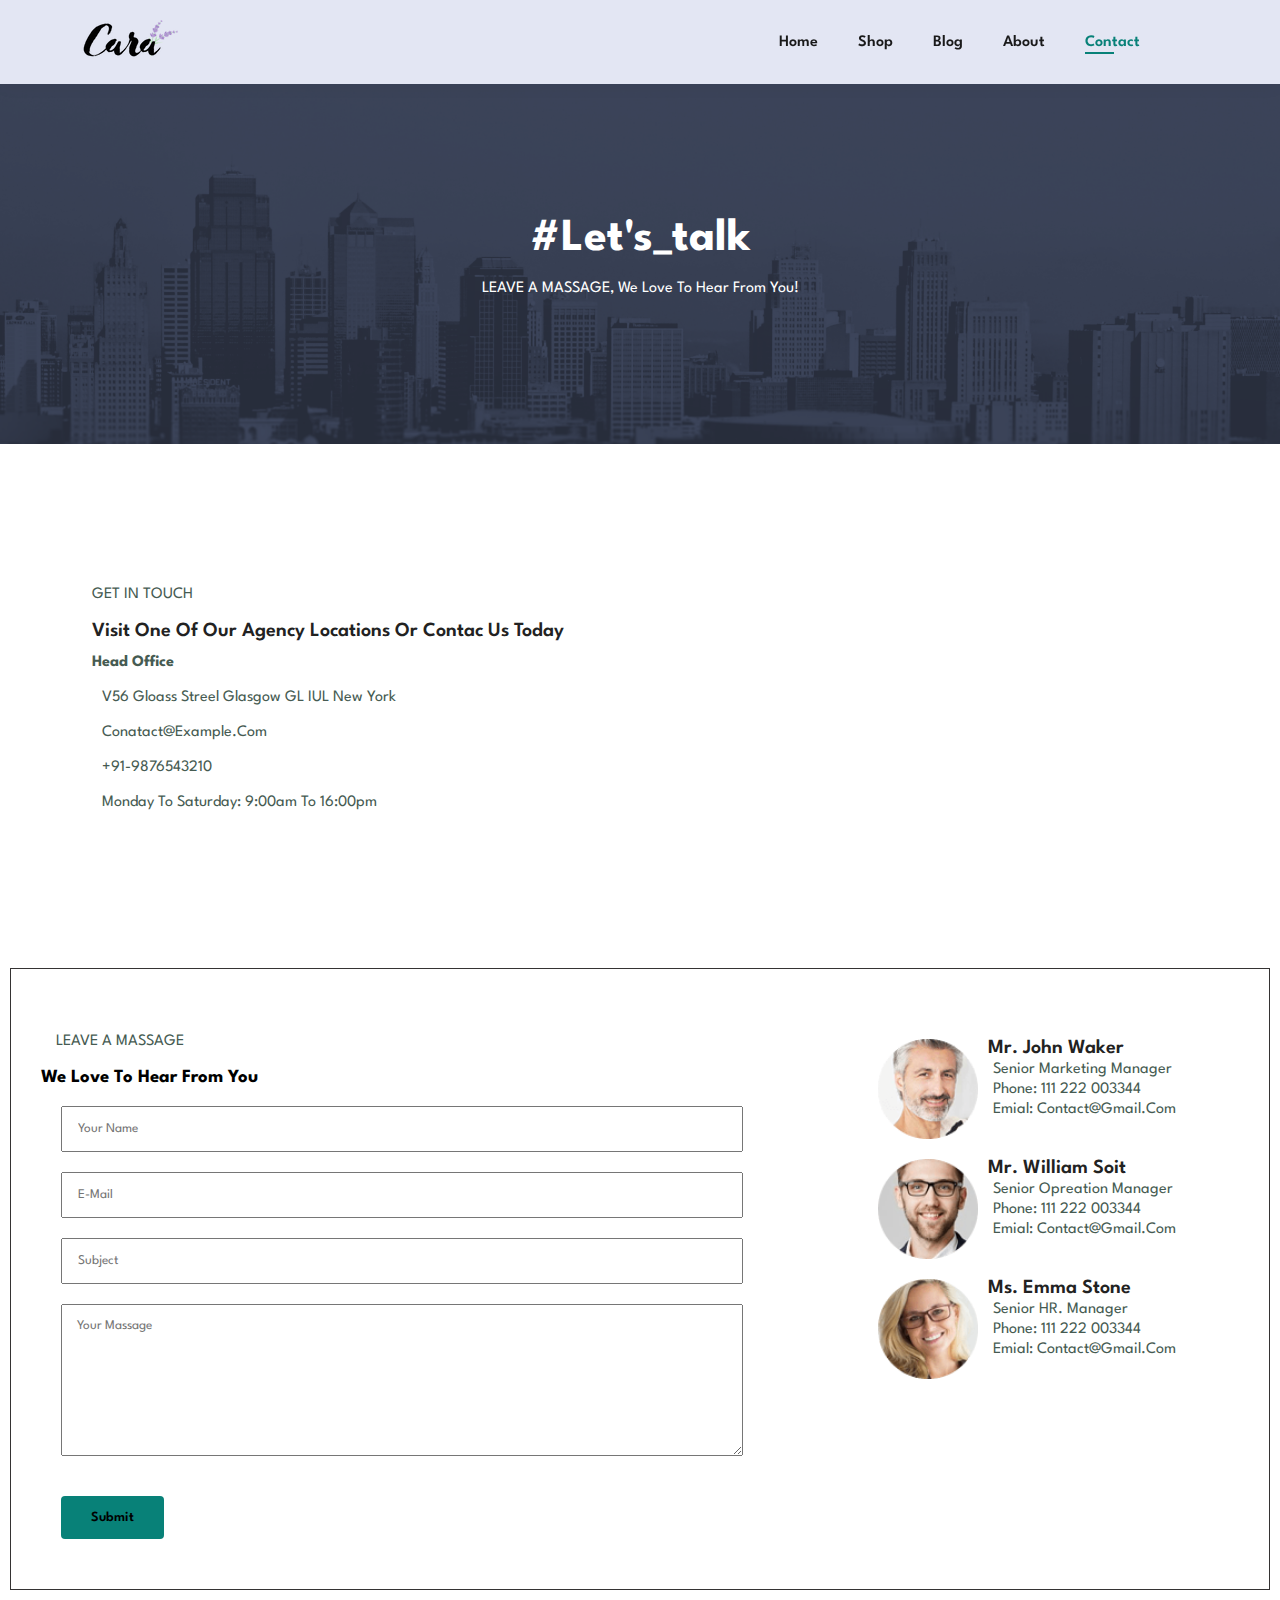
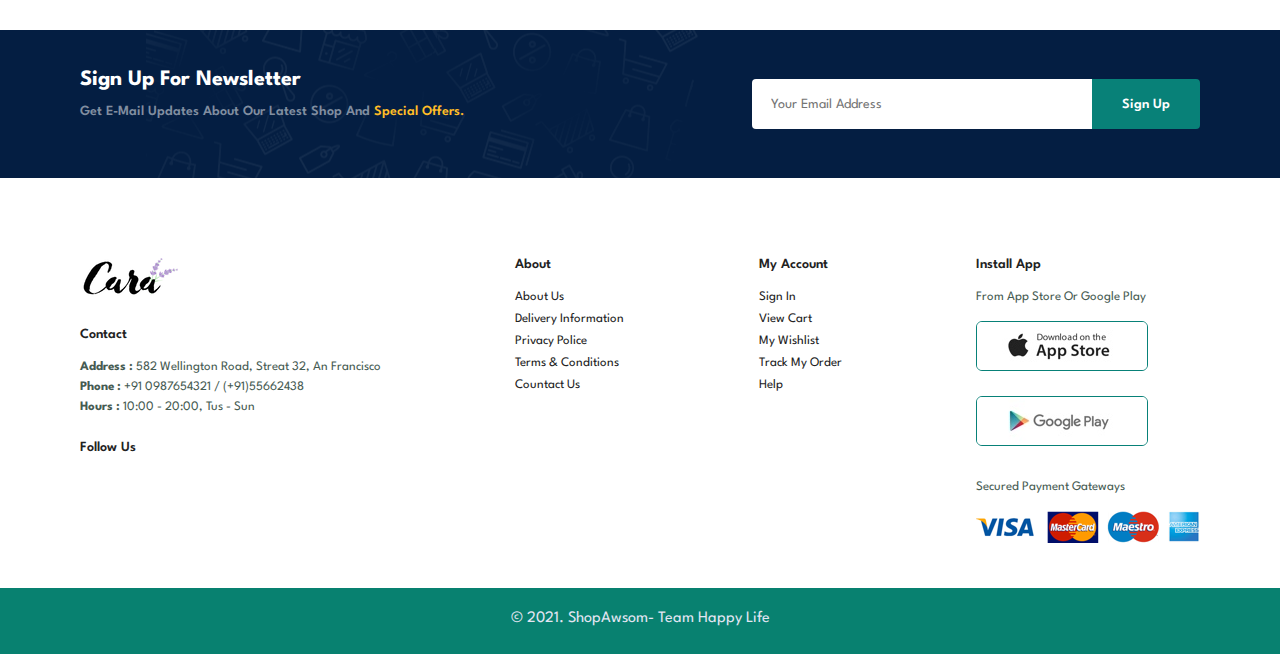
<file: contact.html>
<!DOCTYPE html>
<html lang="en">

<head>
    <meta charset="UTF-8">
    <meta http-equiv="X-UA-Compatible" content="IE=edge">
    <meta name="viewport" content="width=device-width, initial-scale=1.0">
    <link rel="stylesheet" href="https://pro.fontawesome.com/releases/v5.10.0/css/all.css"
        integrity="sha384-AYmEC3Yw5cVb3ZcuHtOA93w35dYTsvhLPVnYs9eStHfGJvOvKxVfELGroGkvsg+p" crossorigin="anonymous" />
    <link rel="stylesheet" href="css/style.css">
    <title>ShopAwsom</title>
</head>

<body>
    <!-- ----------------header---------------------------------->
    <section id="header">
        <a href="index.html"><img src="./img/logo.png" class="logo" alt=""></a>
        <div>
            <ul id="navbar">
                <li><a href="index.html">home</a></li>
                <li><a href="shop.html">shop</a></li>
                <li><a href="blog.html">blog</a></li>
                <li><a href="about.html">about</a></li>
                <li><a class="active" href="contact.html">contact</a></li>
                <li id="lg-bag"><a href="cart.html"><i class="fas fa-shopping-bag"></i></a></li>
                <a href="#" id="close"><i class="far fa-times"></i></a>
            </ul>
        </div>
        <div id="mobile">
            <i class="fas fa-cart-plus"></i>
            <i id="bar" class="fas fa-outdent"></i>
        </div>
    </section>

    <!-- --------------------feature------------------------------>
    <section id="page-header" class="contact-header">
        <h2>#let's_talk</h2>
        <p>LEAVE A MASSAGE, we love to hear from you!</p>
    </section>

    <!-------------------------Contact detail------------------------>
    <section id="contact-form">
        <div class="address">
            <div class="adress-detail">
                <p>GET IN TOUCH</p>
                <h4>visit one of our agency locations or contac us today</h2>
                    <p><strong>head office</strong></p>
                    <p><i class="far fa-map pright"></i> v56 gloass streel glasgow GL IUL new york</p>
                    <p><i class="far fa-envelope pright"></i> conatact@example.com</p>
                    <p><i class="fas fa-phone-alt pright"></i> +91-9876543210</p>
                    <p><i class="far fa-clock pright"></i> monday to saturday: 9:00am to 16:00pm</p>
            </div>
            <div class="map"><iframe
                    src="https://www.google.com/maps/embed?pb=!1m14!1m12!1m3!1d13996.093919376111!2d77.1370109!3d28.718844299999997!2m3!1f0!2f0!3f0!3m2!1i1024!2i768!4f13.1!5e0!3m2!1sen!2sin!4v1642141382711!5m2!1sen!2sin"
                     style="border:0;" allowfullscreen="" loading="lazy"></iframe></div>
        </div>
    </section>

    <!-------------------------form---------------------------------->
    <section id="form">
        <form class="input-form">
            <p>LEAVE A MASSAGE</p>
            <h3>We love to hear from you</h3>
            <input type="text" name="" placeholder="Your name" id="">
            <input type="email" name="" placeholder="E-mail" id="">
            <input type="text" name="" placeholder="Subject" id="">
            <textarea name="" id="" cols="30" rows="10" placeholder="your massage"></textarea>
            <button class="normal">Submit</button>
        </form>
        <div class="team">
            <div class="team-people">
                <img src="img/people/1.png" alt="">
                <div class="detail-p">
                    <h4>Mr. John waker</h4>
                    <p>Senior marketing manager</p>
                    <p>Phone: 111 222 003344</p>
                    <p>Emial: contact@gmail.com</p>
                </div>
            </div>
            <div class="team-people">
                <img src="img/people/2.png" alt="">
                <div class="detail-p">
                    <h4>Mr. William Soit</h4>
                    <p>Senior opreation manager</p>
                    <p>Phone: 111 222 003344</p>
                    <p>Emial: contact@gmail.com</p>
                </div>
            </div>
            <div class="team-people">
                <img src="img/people/3.png" alt="">
                <div class="detail-p">
                    <h4>Ms. Emma Stone</h4>
                    <p>Senior HR. manager</p>
                    <p>Phone: 111 222 003344</p>
                    <p>Emial: contact@gmail.com</p>
                </div>
            </div>
        </div>
    </section>
    <!----------------------------------------------------------->
    <section id="newsletter" class="section-p1 section-m1">
        <div class="news-text">
            <h4>sign up for newsletter</h4>
            <p>get e-mail updates about our latest shop and <span>special offers.</span></p>
        </div>
        <div class="form">
            <input type="text" placeholder="your email address">
            <button class="normal">sign up</button>
        </div>
    </section>
    <footer class="">
        <div class="footer">
            <div class="col">
                <img class="logo" src="/img/logo.png" alt="logo">
                <h4>contact</h4>
                <p><strong>address : </strong>582 wellington road, streat 32, an francisco</p>
                <p><strong>phone : </strong>+91 0987654321 / (+91)55662438</p>
                <p><strong>hours : </strong>10:00 - 20:00, tus - sun</p>
                <div class="follow">
                    <h4>follow us</h4>
                    <div class="icon">
                        <i class="fab fa-facebook-f"></i>
                        <i class="fab fa-twitter"></i>
                        <i class="fab fa-instagram"></i>
                        <i class="fab fa-pinterest-p"></i>
                        <i class="fab fa-youtube"></i>
                    </div>
                </div>
            </div>
            <div class="col">
                <h4>about</h4>
                <a href="#">about us</a>
                <a href="#">delivery information</a>
                <a href="#">privacy police</a>
                <a href="#">terms & conditions</a>
                <a href="#">countact us</a>
            </div>
            <div class="col">
                <h4>my account</h4>
                <a href="#">sign in</a>
                <a href="#">view cart</a>
                <a href="#">my wishlist</a>
                <a href="#">track my order</a>
                <a href="#">help</a>
            </div>
            <div class="col install">
                <h4>install app</h4>
                <p>from app store or google play</p>
                <div class="col">
                    <img src="img/pay/app.jpg" alt="">
                    <img src="img/pay/play.jpg" alt="">
                </div>
                <p>secured payment gateways</p>
                <img src="img/pay/pay.png" alt="">
            </div>
        </div>
    </footer>
    <div class="copyright">
        <p>&copy; 2021. ShopAwsom- team happy life</p>
    </div>



    <script src="js/script.js"></script>
</body>

</html>
</file>
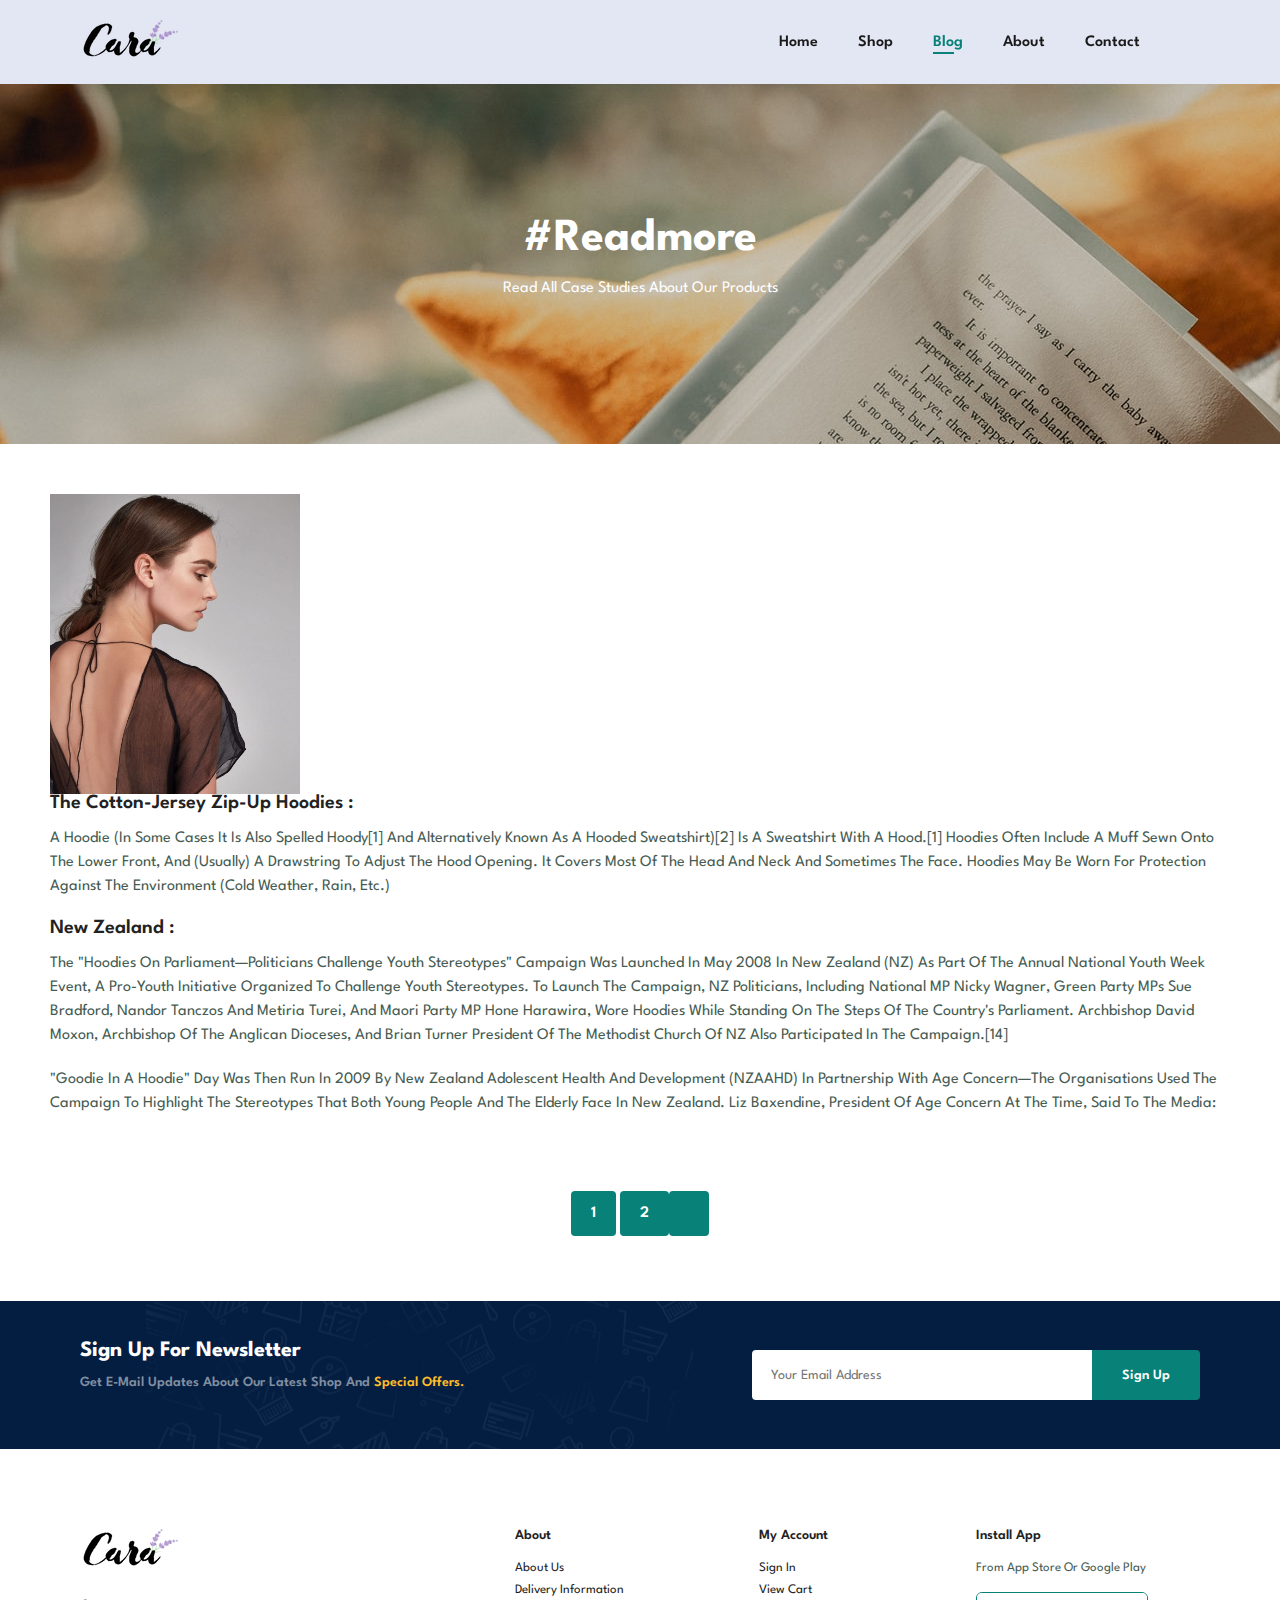
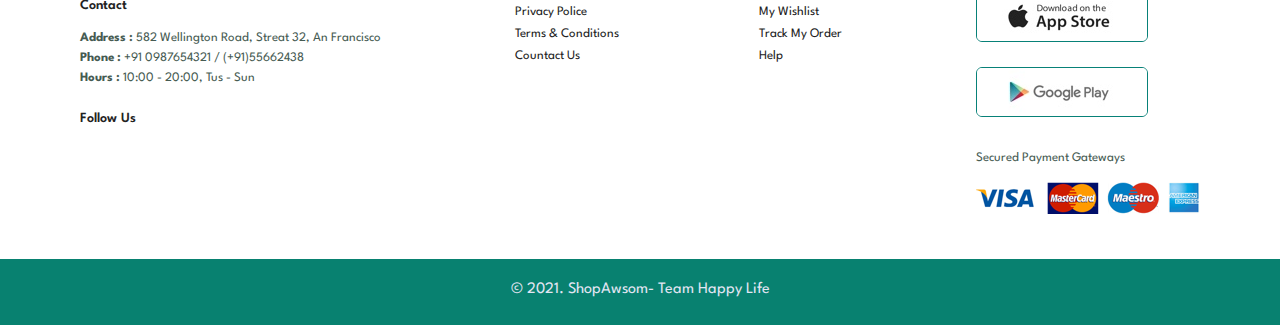
<file: page-blog.html>
<!DOCTYPE html>
<html lang="en">

<head>
    <meta charset="UTF-8">
    <meta http-equiv="X-UA-Compatible" content="IE=edge">
    <meta name="viewport" content="width=device-width, initial-scale=1.0">
    <link rel="stylesheet" href="https://pro.fontawesome.com/releases/v5.10.0/css/all.css"
        integrity="sha384-AYmEC3Yw5cVb3ZcuHtOA93w35dYTsvhLPVnYs9eStHfGJvOvKxVfELGroGkvsg+p" crossorigin="anonymous" />
    <link rel="stylesheet" href="css/style.css">
    <title>ShopAwsom</title>
</head>

<body>
    <!------------------header-------------------->
    <section id="header">
        <a href="#"><img src="./img/logo.png" class="logo" alt=""></a>
        <div>
            <ul id="navbar">
                <li><a href="index.html">home</a></li>
                <li><a href="shop.html">shop</a></li>
                <li><a class="active" href="blog.html">blog</a></li>
                <li><a href="about.html">about</a></li>
                <li><a href="contact.html">contact</a></li>
                <li id="lg-bag"><i class="fas fa-cart-plus"></i></li>
                <a href="#" id="close"><i class="far fa-times"></i></a>
            </ul>
        </div>
        <div id="mobile">
            <i class="fas fa-cart-plus"></i>
            <i id="bar" class="fas fa-outdent"></i>
        </div>
    </section>

    <!-------------------------------feature-------------------------------->
    <section id="page-header" class="blog-header">
        <h2>#readmore</h2>
        <p>read all case studies about our products</p>
    </section>
    <!----------------------------blog section----------------------------->
    <section id="b-section">
        <div class="b-img"><img src="img/blog/b1.jpg" alt=""></div>
        <div class="blog-txt">
            <h4>the cotton-jersey zip-up hoodies :</h4>
            <p class="lih">A hoodie (in some cases it is also spelled hoody[1] and alternatively known as a hooded sweatshirt)[2] is a sweatshirt with a hood.[1] Hoodies often include a muff sewn onto the lower front, and (usually) a drawstring to adjust the hood opening. It covers most of the head and neck and sometimes the face. Hoodies may be worn for protection against the environment (Cold weather, Rain, etc.)</p></div>
            <h4>New Zealand :</h4>
            <p class="lih">The "Hoodies on Parliament—politicians challenge youth stereotypes" campaign was launched in May 2008 in New Zealand (NZ) as part of the annual national Youth Week event, a pro-youth initiative organized to challenge youth stereotypes. To launch the campaign, NZ politicians, including National MP Nicky Wagner, Green Party MPs Sue Bradford, Nandor Tanczos and Metiria Turei, and Maori party MP Hone Harawira, wore hoodies while standing on the steps of the country's parliament. Archbishop David Moxon, Archbishop of the Anglican Dioceses, and Brian Turner President of the Methodist Church of NZ also participated in the campaign.[14]</p>
            <p class="lih">"Goodie in a Hoodie" day was then run in 2009 by New Zealand Adolescent Health and Development (NZAAHD) in partnership with Age Concern—the organisations used the campaign to highlight the stereotypes that both young people and the elderly face in New Zealand. Liz Baxendine, president of Age Concern at the time, said to the media:</p>
        </div>
        
    </section>
    <!--------------------------product--------------------------->
    <section id="pagination" class="section-p1">
        <a href="#">1</a>
        <a href="#">2</a>
        <a href="#"><i class="fal fa-long-arrow-alt-right"></i></a>
    </section>
    <!---------------------------------------------------->
    <section id="newsletter" class="section-p1 section-m1">
        <div class="news-text">
            <h4>sign up for newsletter</h4>
            <p>get e-mail updates about our latest shop and <span>special offers.</span></p>
        </div>
        <div class="form">
            <input type="text" placeholder="your email address">
            <button class="normal">sign up</button>
        </div>
    </section>
    <footer class="">
        <div class="footer">
            <div class="col">
                <img class="logo" src="/img/logo.png" alt="logo">
                <h4>contact</h4>
                <p><strong>address : </strong>582 wellington road, streat 32, an francisco</p>
                <p><strong>phone : </strong>+91 0987654321 / (+91)55662438</p>
                <p><strong>hours : </strong>10:00 - 20:00, tus - sun</p>
                <div class="follow">
                    <h4>follow us</h4>
                    <div class="icon">
                        <i class="fab fa-facebook-f"></i>
                        <i class="fab fa-twitter"></i>
                        <i class="fab fa-instagram"></i>
                        <i class="fab fa-pinterest-p"></i>
                        <i class="fab fa-youtube"></i>
                    </div>
                </div>
            </div>
            <div class="col">
                <h4>about</h4>
                <a href="#">about us</a>
                <a href="#">delivery information</a>
                <a href="#">privacy police</a>
                <a href="#">terms & conditions</a>
                <a href="#">countact us</a>
            </div>
            <div class="col">
                <h4>my account</h4>
                <a href="#">sign in</a>
                <a href="#">view cart</a>
                <a href="#">my wishlist</a>
                <a href="#">track my order</a>
                <a href="#">help</a>
            </div>
            <div class="col install">
                <h4>install app</h4>
                <p>from app store or google play</p>
                <div class="col">
                    <img src="img/pay/app.jpg" alt="">
                    <img src="img/pay/play.jpg" alt="">
                </div>
                <p>secured payment gateways</p>
                <img src="img/pay/pay.png" alt="">
            </div>
        </div>
    </footer>
    <div class="copyright">
        <p>&copy; 2021. ShopAwsom- team happy life</p>
    </div>



    <script src="js/script.js"></script>
</body>

</html>
</file>
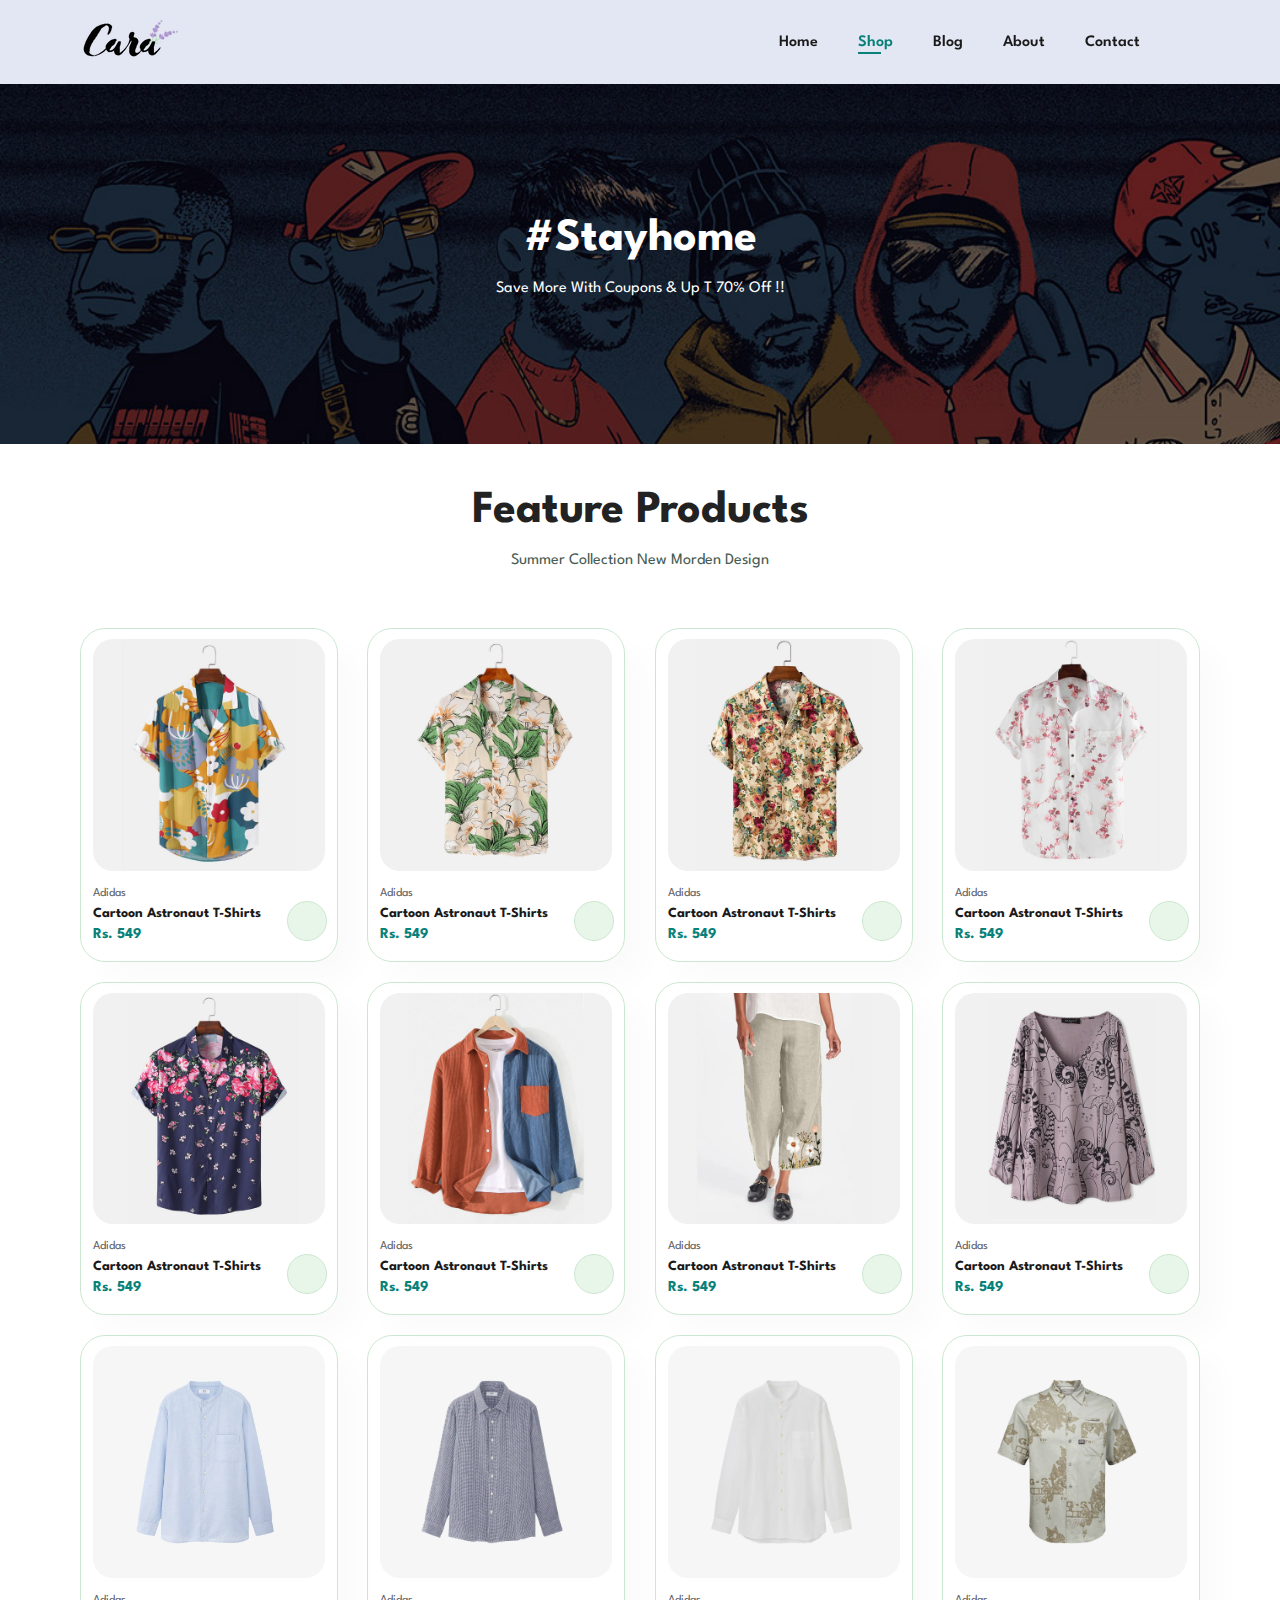
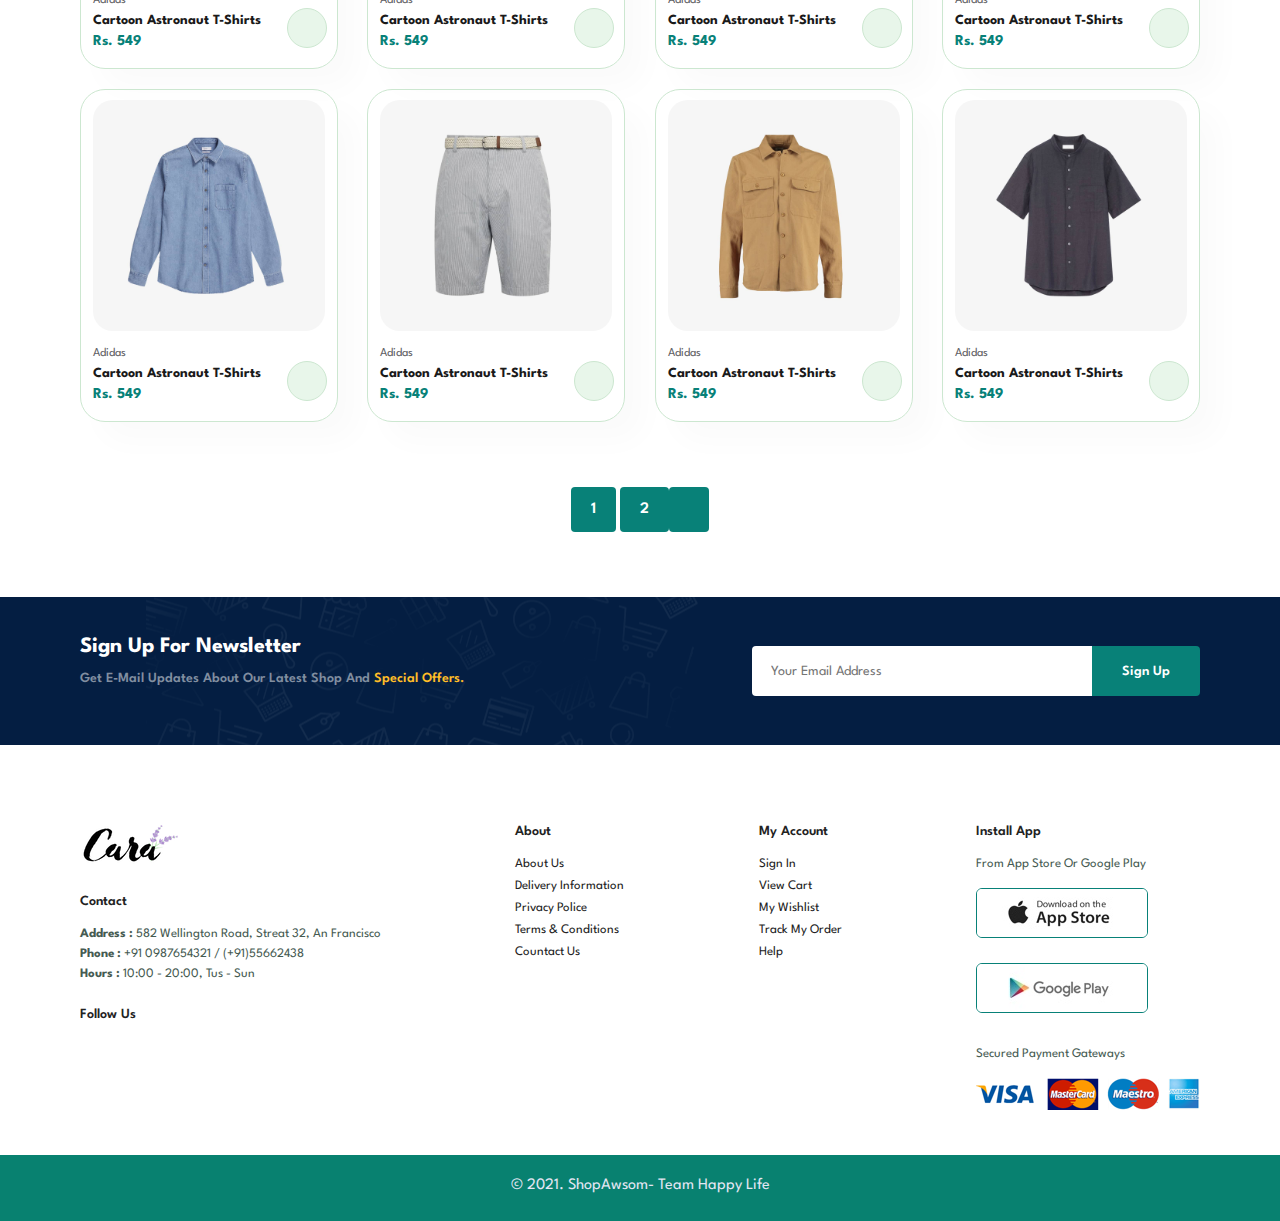
<file: shop.html>
<!DOCTYPE html>
<html lang="en">

<head>
    <meta charset="UTF-8">
    <meta http-equiv="X-UA-Compatible" content="IE=edge">
    <meta name="viewport" content="width=device-width, initial-scale=1.0">
    <link rel="stylesheet" href="https://pro.fontawesome.com/releases/v5.10.0/css/all.css"
        integrity="sha384-AYmEC3Yw5cVb3ZcuHtOA93w35dYTsvhLPVnYs9eStHfGJvOvKxVfELGroGkvsg+p" crossorigin="anonymous" />
    <link rel="stylesheet" href="css/style.css">
    <title>ShopAwsom</title>
</head>

<body>
    <!-- ----------------header------------------ -->
    <section id="header">
        <a href="index.html"><img src="./img/logo.png" class="logo" alt=""></a>
        <div>
            <ul id="navbar">
                <li><a href="index.html">home</a></li>
                <li><a class="active" href="shop.html">shop</a></li>
                <li><a href="blog.html">blog</a></li>
                <li><a href="about.html">about</a></li>
                <li><a href="contact.html">contact</a></li>
                <li id="lg-bag"><a href="cart.html"><i class="fas fa-shopping-bag"></i></a></li>
                <a href="#" id="close"><i class="far fa-times"></i></a>
            </ul>
        </div>
        <div id="mobile">
            <i class="fas fa-cart-plus"></i>
            <i id="bar" class="fas fa-outdent"></i>
        </div>
    </section>

    <!-- --------------------feature-------------------- -->
    <section id="page-header">
        <h2>#stayhome</h2>
        <p>save more with coupons & up t 70% off !!</p>
    </section> 
    <!--------------------------product--------------------------->
    <section id="product1" class="section-p1">
        <h2>feature products</h2>
        <p>summer collection new morden design</p>
        <div class="pro-container">
            <div class="pro" onclick="window.location.href='sproduct.html';">
                <img src="img/products/f1.jpg" alt="">
                <div class="des">
                    <span>adidas</span>
                    <h5>cartoon astronaut t-shirts</h5>
                    <div class="star">
                        <i class="fas fa-star"></i>
                        <i class="fas fa-star"></i>
                        <i class="fas fa-star"></i>
                        <i class="fas fa-star"></i>
                        <i class="fas fa-star"></i>
                    </div>
                    <h4>rs. 549</h4>
                </div>
                <a href="#"><i class="fal fa-shopping-cart cart"></i></a>
            </div>
            <div class="pro">
                <img src="img/products/f2.jpg" alt="">
                <div class="des">
                    <span>adidas</span>
                    <h5>cartoon astronaut t-shirts</h5>
                    <div class="star">
                        <i class="fas fa-star"></i>
                        <i class="fas fa-star"></i>
                        <i class="fas fa-star"></i>
                        <i class="fas fa-star"></i>
                        <i class="fas fa-star"></i>
                    </div>
                    <h4>rs. 549</h4>
                </div>
                <a href="#"><i class="fal fa-shopping-cart cart"></i></a>
            </div>
            <div class="pro">
                <img src="img/products/f3.jpg" alt="">
                <div class="des">
                    <span>adidas</span>
                    <h5>cartoon astronaut t-shirts</h5>
                    <div class="star">
                        <i class="fas fa-star"></i>
                        <i class="fas fa-star"></i>
                        <i class="fas fa-star"></i>
                        <i class="fas fa-star"></i>
                        <i class="fas fa-star"></i>
                    </div>
                    <h4>rs. 549</h4>
                </div>
                <a href="#"><i class="fal fa-shopping-cart cart"></i></a>
            </div>
            <div class="pro">
                <img src="img/products/f4.jpg" alt="">
                <div class="des">
                    <span>adidas</span>
                    <h5>cartoon astronaut t-shirts</h5>
                    <div class="star">
                        <i class="fas fa-star"></i>
                        <i class="fas fa-star"></i>
                        <i class="fas fa-star"></i>
                        <i class="fas fa-star"></i>
                        <i class="fas fa-star"></i>
                    </div>
                    <h4>rs. 549</h4>
                </div>
                <a href="#"><i class="fal fa-shopping-cart cart"></i></a>
            </div>
            <div class="pro">
                <img src="img/products/f5.jpg" alt="">
                <div class="des">
                    <span>adidas</span>
                    <h5>cartoon astronaut t-shirts</h5>
                    <div class="star">
                        <i class="fas fa-star"></i>
                        <i class="fas fa-star"></i>
                        <i class="fas fa-star"></i>
                        <i class="fas fa-star"></i>
                        <i class="fas fa-star"></i>
                    </div>
                    <h4>rs. 549</h4>
                </div>
                <a href="#"><i class="fal fa-shopping-cart cart"></i></a>
            </div>
            <div class="pro">
                <img src="img/products/f6.jpg" alt="">
                <div class="des">
                    <span>adidas</span>
                    <h5>cartoon astronaut t-shirts</h5>
                    <div class="star">
                        <i class="fas fa-star"></i>
                        <i class="fas fa-star"></i>
                        <i class="fas fa-star"></i>
                        <i class="fas fa-star"></i>
                        <i class="fas fa-star"></i>
                    </div>
                    <h4>rs. 549</h4>
                </div>
                <a href="#"><i class="fal fa-shopping-cart cart"></i></a>
            </div>
            <div class="pro">
                <img src="img/products/f7.jpg" alt="">
                <div class="des">
                    <span>adidas</span>
                    <h5>cartoon astronaut t-shirts</h5>
                    <div class="star">
                        <i class="fas fa-star"></i>
                        <i class="fas fa-star"></i>
                        <i class="fas fa-star"></i>
                        <i class="fas fa-star"></i>
                        <i class="fas fa-star"></i>
                    </div>
                    <h4>rs. 549</h4>
                </div>
                <a href="#"><i class="fal fa-shopping-cart cart"></i></a>
            </div>
            <div class="pro">
                <img src="img/products/f8.jpg" alt="">
                <div class="des">
                    <span>adidas</span>
                    <h5>cartoon astronaut t-shirts</h5>
                    <div class="star">
                        <i class="fas fa-star"></i>
                        <i class="fas fa-star"></i>
                        <i class="fas fa-star"></i>
                        <i class="fas fa-star"></i>
                        <i class="fas fa-star"></i>
                    </div>
                    <h4>rs. 549</h4>
                </div>
                <a href="#"><i class="fal fa-shopping-cart cart"></i></a>
            </div>
        <!-- </div>
    </section>

    --------------------------product--------------------------
    <section id="product1" class="section-p1">
        <h2>new arrivals</h2>
        <p>summer collection new morden design</p>
        <div class="pro-container"> -->
            <div class="pro">
                <img src="img/products/n1.jpg" alt="">
                <div class="des">
                    <span>adidas</span>
                    <h5>cartoon astronaut t-shirts</h5>
                    <div class="star">
                        <i class="fas fa-star"></i>
                        <i class="fas fa-star"></i>
                        <i class="fas fa-star"></i>
                        <i class="fas fa-star"></i>
                        <i class="fas fa-star"></i>
                    </div>
                    <h4>rs. 549</h4>
                </div>
                <a href="#"><i class="fal fa-shopping-cart cart"></i></a>
            </div>
            <div class="pro">
                <img src="img/products/n2.jpg" alt="">
                <div class="des">
                    <span>adidas</span>
                    <h5>cartoon astronaut t-shirts</h5>
                    <div class="star">
                        <i class="fas fa-star"></i>
                        <i class="fas fa-star"></i>
                        <i class="fas fa-star"></i>
                        <i class="fas fa-star"></i>
                        <i class="fas fa-star"></i>
                    </div>
                    <h4>rs. 549</h4>
                </div>
                <a href="#"><i class="fal fa-shopping-cart cart"></i></a>
            </div>
            <div class="pro">
                <img src="img/products/n3.jpg" alt="">
                <div class="des">
                    <span>adidas</span>
                    <h5>cartoon astronaut t-shirts</h5>
                    <div class="star">
                        <i class="fas fa-star"></i>
                        <i class="fas fa-star"></i>
                        <i class="fas fa-star"></i>
                        <i class="fas fa-star"></i>
                        <i class="fas fa-star"></i>
                    </div>
                    <h4>rs. 549</h4>
                </div>
                <a href="#"><i class="fal fa-shopping-cart cart"></i></a>
            </div>
            <div class="pro">
                <img src="img/products/n4.jpg" alt="">
                <div class="des">
                    <span>adidas</span>
                    <h5>cartoon astronaut t-shirts</h5>
                    <div class="star">
                        <i class="fas fa-star"></i>
                        <i class="fas fa-star"></i>
                        <i class="fas fa-star"></i>
                        <i class="fas fa-star"></i>
                        <i class="fas fa-star"></i>
                    </div>
                    <h4>rs. 549</h4>
                </div>
                <a href="#"><i class="fal fa-shopping-cart cart"></i></a>
            </div>
            <div class="pro">
                <img src="img/products/n5.jpg" alt="">
                <div class="des">
                    <span>adidas</span>
                    <h5>cartoon astronaut t-shirts</h5>
                    <div class="star">
                        <i class="fas fa-star"></i>
                        <i class="fas fa-star"></i>
                        <i class="fas fa-star"></i>
                        <i class="fas fa-star"></i>
                        <i class="fas fa-star"></i>
                    </div>
                    <h4>rs. 549</h4>
                </div>
                <a href="#"><i class="fal fa-shopping-cart cart"></i></a>
            </div>
            <div class="pro">
                <img src="img/products/n6.jpg" alt="">
                <div class="des">
                    <span>adidas</span>
                    <h5>cartoon astronaut t-shirts</h5>
                    <div class="star">
                        <i class="fas fa-star"></i>
                        <i class="fas fa-star"></i>
                        <i class="fas fa-star"></i>
                        <i class="fas fa-star"></i>
                        <i class="fas fa-star"></i>
                    </div>
                    <h4>rs. 549</h4>
                </div>
                <a href="#"><i class="fal fa-shopping-cart cart"></i></a>
            </div>
            <div class="pro">
                <img src="img/products/n7.jpg" alt="">
                <div class="des">
                    <span>adidas</span>
                    <h5>cartoon astronaut t-shirts</h5>
                    <div class="star">
                        <i class="fas fa-star"></i>
                        <i class="fas fa-star"></i>
                        <i class="fas fa-star"></i>
                        <i class="fas fa-star"></i>
                        <i class="fas fa-star"></i>
                    </div>
                    <h4>rs. 549</h4>
                </div>
                <a href="#"><i class="fal fa-shopping-cart cart"></i></a>
            </div>
            <div class="pro">
                <img src="img/products/n8.jpg" alt="">
                <div class="des">
                    <span>adidas</span>
                    <h5>cartoon astronaut t-shirts</h5>
                    <div class="star">
                        <i class="fas fa-star"></i>
                        <i class="fas fa-star"></i>
                        <i class="fas fa-star"></i>
                        <i class="fas fa-star"></i>
                        <i class="fas fa-star"></i>
                    </div>
                    <h4>rs. 549</h4>
                </div>
                <a href="#"><i class="fal fa-shopping-cart cart"></i></a>
            </div>
        </div>
    </section>
    <section id="pagination" class="section-p1">
        <a href="#">1</a>
        <a href="#">2</a>
        <a href="#"><i class="fal fa-long-arrow-alt-right"></i></a>
    </section>
    <!---------------------------------------------------->
    <section id="newsletter" class="section-p1 section-m1">
        <div class="news-text">
            <h4>sign up for newsletter</h4>
            <p>get e-mail updates about our latest shop and <span>special offers.</span></p>
        </div>
        <div class="form">
            <input type="text" placeholder="your email address">
            <button class="normal">sign up</button>
        </div>
    </section>
    <footer class="">
        <div class="footer">
            <div class="col">
                <img class="logo" src="/img/logo.png" alt="logo">
                <h4>contact</h4>
                <p><strong>address : </strong>582 wellington road, streat 32, an francisco</p>
                <p><strong>phone : </strong>+91 0987654321 / (+91)55662438</p>
                <p><strong>hours : </strong>10:00 - 20:00, tus - sun</p>
                <div class="follow">
                    <h4>follow us</h4>
                    <div class="icon">
                        <i class="fab fa-facebook-f"></i>
                        <i class="fab fa-twitter"></i>
                        <i class="fab fa-instagram"></i>
                        <i class="fab fa-pinterest-p"></i>
                        <i class="fab fa-youtube"></i>
                    </div>
                </div>
            </div>
            <div class="col">
                <h4>about</h4>
                <a href="#">about us</a>
                <a href="#">delivery information</a>
                <a href="#">privacy police</a>
                <a href="#">terms & conditions</a>
                <a href="#">countact us</a>
            </div>
            <div class="col">
                <h4>my account</h4>
                <a href="#">sign in</a>
                <a href="#">view cart</a>
                <a href="#">my wishlist</a>
                <a href="#">track my order</a>
                <a href="#">help</a>
            </div>
            <div class="col install">
                <h4>install app</h4>
                <p>from app store or google play</p>
                <div class="col">
                    <img src="img/pay/app.jpg" alt="">
                    <img src="img/pay/play.jpg" alt="">
                </div>
                <p>secured payment gateways</p>
                <img src="img/pay/pay.png" alt="">
            </div>
        </div>
    </footer>
    <div class="copyright">
        <p>&copy; 2021. ShopAwsom- team happy life</p>
    </div>



    <script src="js/script.js"></script>
</body>

</html>
</file>
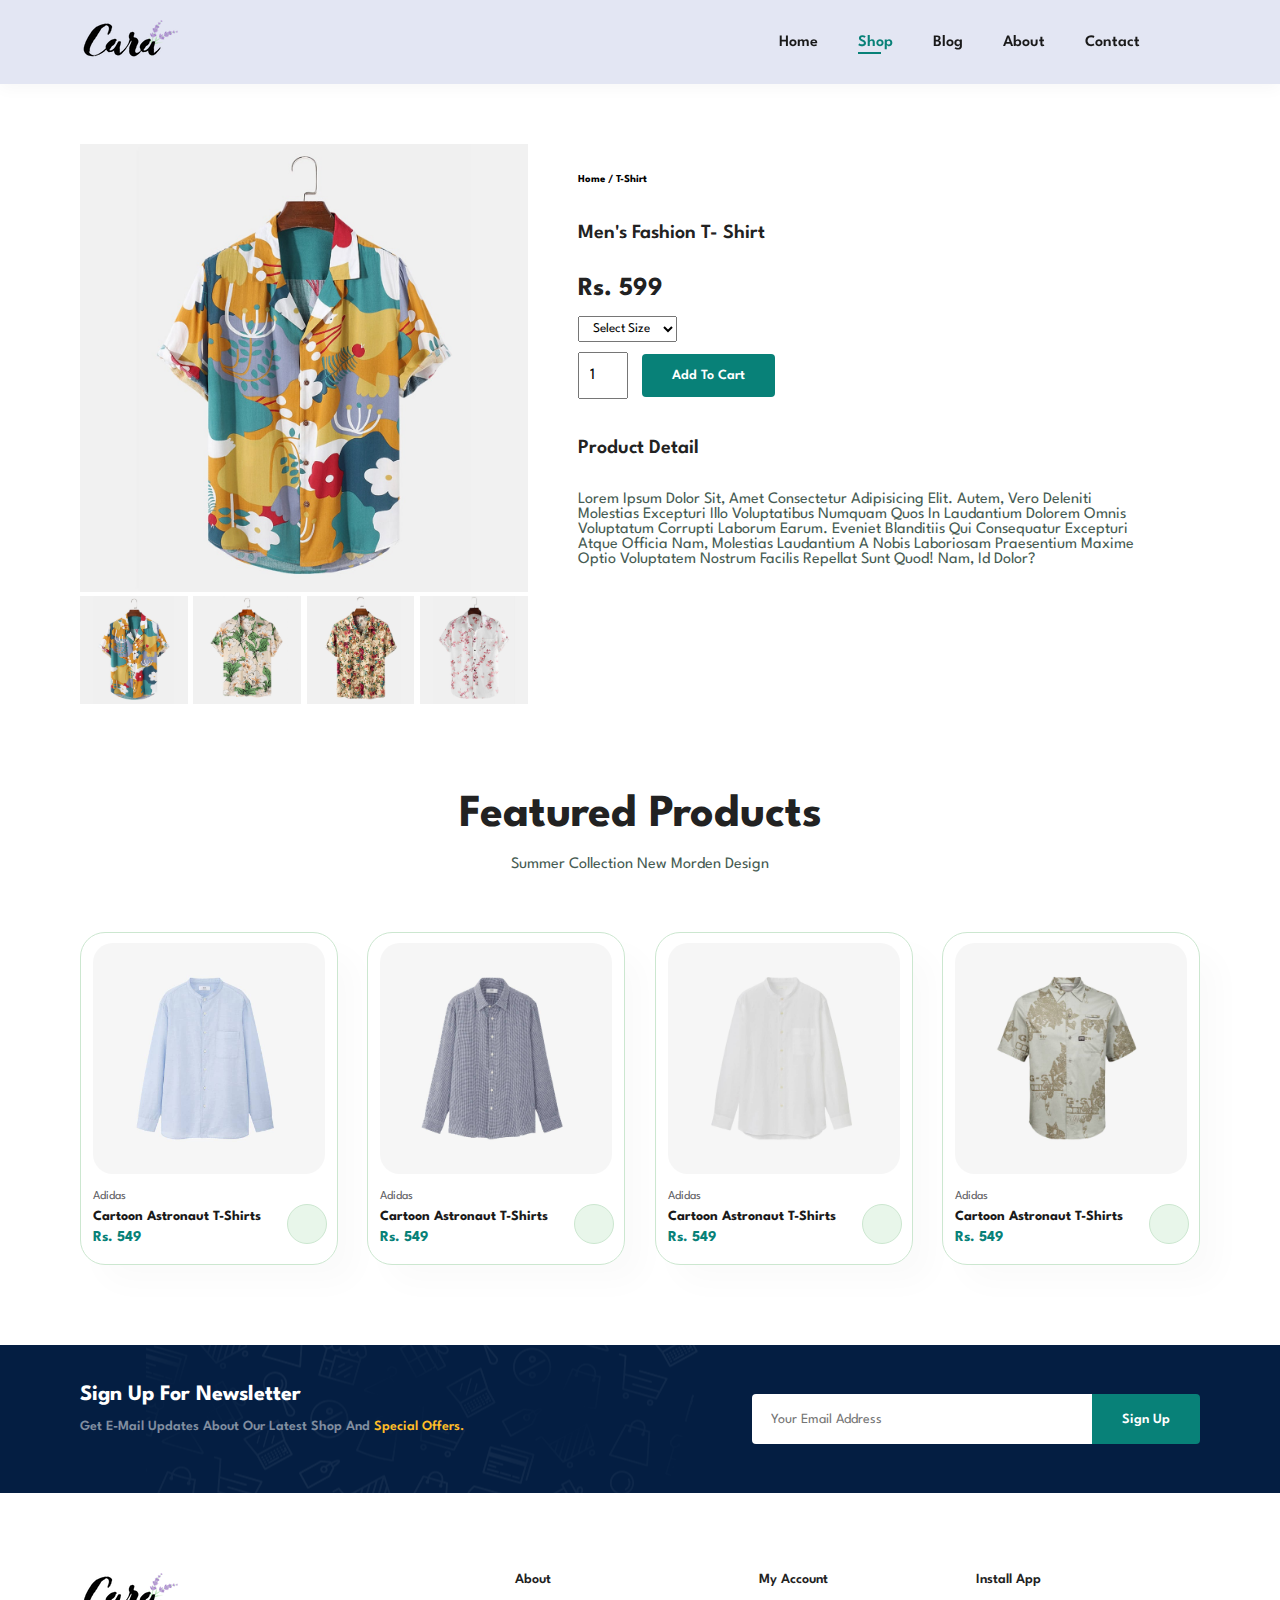
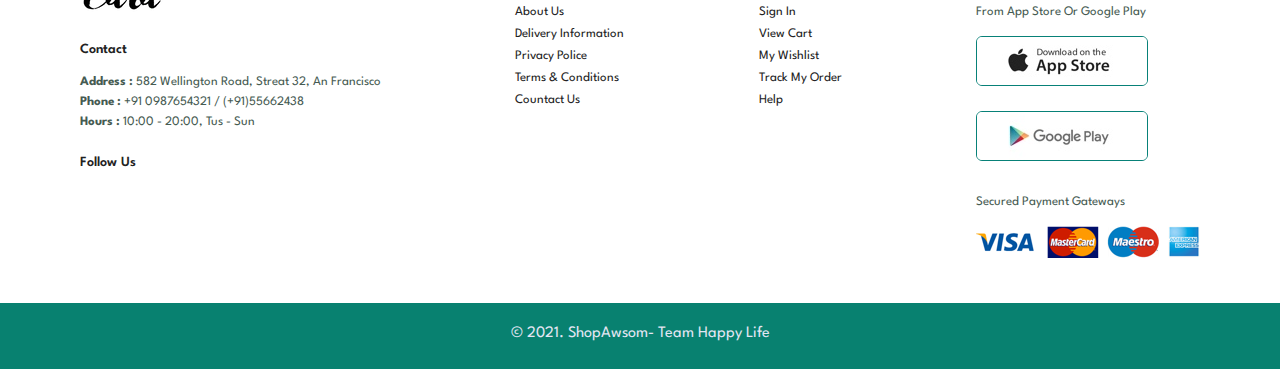
<file: sproduct.html>
<!DOCTYPE html>
<html lang="en">

<head>
    <meta charset="UTF-8">
    <meta http-equiv="X-UA-Compatible" content="IE=edge">
    <meta name="viewport" content="width=device-width, initial-scale=1.0">
    <link rel="stylesheet" href="https://pro.fontawesome.com/releases/v5.10.0/css/all.css"
        integrity="sha384-AYmEC3Yw5cVb3ZcuHtOA93w35dYTsvhLPVnYs9eStHfGJvOvKxVfELGroGkvsg+p" crossorigin="anonymous" />
    <link rel="stylesheet" href="/css/style.css">
    <title>ShopAwsom</title>
</head>

<body>
    <!-- ----------------header------------------ -->
    <section id="header">
        <a href="index.html"><img src="./img/logo.png" class="logo" alt=""></a>
        <div>
            <ul id="navbar">
                <li><a href="index.html">home</a></li>
                <li><a class="active" href="shop.html">shop</a></li>
                <li><a href="blog.html">blog</a></li>
                <li><a href="about.html">about</a></li>
                <li><a href="contact.html">contact</a></li>
                <li id="lg-bag"><a href="cart.html"><i class="fas fa-shopping-bag"></i></a></li>
                <a href="#" id="close"><i class="far fa-times"></i></a>
            </ul>
        </div>
        <div id="mobile">
            <i class="fas fa-cart-plus"></i>
            <i id="bar" class="fas fa-outdent"></i>
        </div>
    </section>

    <!-- ---------------------------------------- -->
    <section id="prodetail" class="section-p1">
        <div class="singleproimg">
            <img src="img/products/f1.jpg" width="100%" id="mainImg" alt="Product-Image">
            <div class="small-img-group">
                <div class="small-img-col">
                    <img src="img/products/f1.jpg" width="100%" alt="product deffrent color" class="small-img">
                </div>
                <div class="small-img-col">
                    <img src="img/products/f2.jpg" width="100%" alt="product deffrent color" class="small-img">
                </div>
                <div class="small-img-col">
                    <img src="img/products/f3.jpg" width="100%" alt="product deffrent color" class="small-img">
                </div>
                <div class="small-img-col">
                    <img src="img/products/f4.jpg" width="100%" alt="product deffrent color" class="small-img">
                </div>
            </div>
        </div>
        <div class="single-pro-details">
            <h6>Home / t-shirt</h6>
            <h4>Men's Fashion t- shirt</h4>
            <h2>rs. 599</h2>
            <select>
                <option value="">Select size</option>
                <option value="">Small</option>
                <option value="">Midiyam</option>
                <option value="">Larger</option>
                <option value="">XL</option>
                <option value="">XLL</option>
            </select>
            <input type="number" name="" value="1" id="">
            <button class="normal">add to cart</button>
            <h4>Product detail</h4>
            <p>Lorem ipsum dolor sit, amet consectetur adipisicing elit. Autem, vero deleniti molestias excepturi illo
                voluptatibus numquam quos in laudantium dolorem omnis voluptatum corrupti laborum earum. Eveniet
                blanditiis qui consequatur excepturi atque officia nam, molestias laudantium a nobis laboriosam
                praesentium maxime optio voluptatem nostrum facilis repellat sunt quod! Nam, id dolor?</p>
        </div>
    </section>
    <!--------------------------------------------------------->
    <section id="product1" class="section-p1">
        <h2>featured products</h2>
        <p>summer collection new morden design</p>
        <div class="pro-container">
            <div class="pro">
                <img src="img/products/n1.jpg" alt="">
                <div class="des">
                    <span>adidas</span>
                    <h5>cartoon astronaut t-shirts</h5>
                    <div class="star">
                        <i class="fas fa-star"></i>
                        <i class="fas fa-star"></i>
                        <i class="fas fa-star"></i>
                        <i class="fas fa-star"></i>
                        <i class="fas fa-star"></i>
                    </div>
                    <h4>rs. 549</h4>
                </div>
                <a href="#"><i class="fal fa-shopping-cart cart"></i></a>
            </div>
            <div class="pro">
                <img src="img/products/n2.jpg" alt="">
                <div class="des">
                    <span>adidas</span>
                    <h5>cartoon astronaut t-shirts</h5>
                    <div class="star">
                        <i class="fas fa-star"></i>
                        <i class="fas fa-star"></i>
                        <i class="fas fa-star"></i>
                        <i class="fas fa-star"></i>
                        <i class="fas fa-star"></i>
                    </div>
                    <h4>rs. 549</h4>
                </div>
                <a href="#"><i class="fal fa-shopping-cart cart"></i></a>
            </div>
            <div class="pro">
                <img src="img/products/n3.jpg" alt="">
                <div class="des">
                    <span>adidas</span>
                    <h5>cartoon astronaut t-shirts</h5>
                    <div class="star">
                        <i class="fas fa-star"></i>
                        <i class="fas fa-star"></i>
                        <i class="fas fa-star"></i>
                        <i class="fas fa-star"></i>
                        <i class="fas fa-star"></i>
                    </div>
                    <h4>rs. 549</h4>
                </div>
                <a href="#"><i class="fal fa-shopping-cart cart"></i></a>
            </div>
            <div class="pro">
                <img src="img/products/n4.jpg" alt="">
                <div class="des">
                    <span>adidas</span>
                    <h5>cartoon astronaut t-shirts</h5>
                    <div class="star">
                        <i class="fas fa-star"></i>
                        <i class="fas fa-star"></i>
                        <i class="fas fa-star"></i>
                        <i class="fas fa-star"></i>
                        <i class="fas fa-star"></i>
                    </div>
                    <h4>rs. 549</h4>
                </div>
                <a href="#"><i class="fal fa-shopping-cart cart"></i></a>
            </div>
        </div>
    </section>
    <!---------------------------------------------------->
    <section id="newsletter" class="section-p1 section-m1">
        <div class="news-text">
            <h4>sign up for newsletter</h4>
            <p>get e-mail updates about our latest shop and <span>special offers.</span></p>
        </div>
        <div class="form">
            <input type="text" placeholder="your email address">
            <button class="normal">sign up</button>
        </div>
    </section>
    <footer class="">
        <div class="footer">
            <div class="col">
                <img class="logo" src="/img/logo.png" alt="logo">
                <h4>contact</h4>
                <p><strong>address : </strong>582 wellington road, streat 32, an francisco</p>
                <p><strong>phone : </strong>+91 0987654321 / (+91)55662438</p>
                <p><strong>hours : </strong>10:00 - 20:00, tus - sun</p>
                <div class="follow">
                    <h4>follow us</h4>
                    <div class="icon">
                        <i class="fab fa-facebook-f"></i>
                        <i class="fab fa-twitter"></i>
                        <i class="fab fa-instagram"></i>
                        <i class="fab fa-pinterest-p"></i>
                        <i class="fab fa-youtube"></i>
                    </div>
                </div>
            </div>
            <div class="col">
                <h4>about</h4>
                <a href="#">about us</a>
                <a href="#">delivery information</a>
                <a href="#">privacy police</a>
                <a href="#">terms & conditions</a>
                <a href="#">countact us</a>
            </div>
            <div class="col">
                <h4>my account</h4>
                <a href="#">sign in</a>
                <a href="#">view cart</a>
                <a href="#">my wishlist</a>
                <a href="#">track my order</a>
                <a href="#">help</a>
            </div>
            <div class="col install">
                <h4>install app</h4>
                <p>from app store or google play</p>
                <div class="col">
                    <img src="img/pay/app.jpg" alt="">
                    <img src="img/pay/play.jpg" alt="">
                </div>
                <p>secured payment gateways</p>
                <img src="img/pay/pay.png" alt="">
            </div>
        </div>
    </footer>
    <div class="copyright">
        <p>&copy; 2021. ShopAwsom- team happy life</p>
    </div>

    <script src="js/script.js"></script>
</body>

</html>
</file>
<file: css/style.css>
@import url('https://fonts.googleapis.com/css2?family=Courgette&family=Spartan:wght@200;300;400;500;600;700;800;900&display=swap');
*{
    margin: 0; padding: 0;
    box-sizing: border-box;
    font-family: 'Spartan', sans-serif;
    text-transform: capitalize;
}
h1{
    font-size: 50px;
    line-height: 64px;
    color: #222;
}
h2{
    font-size: 46px;
    line-height: 54px;
    color: #222;
}
h4{font-size: 20px; color: #222;}
h4{font-weight: 600; color: #222;}
p{
    font-size: 16px;
    color: #465b52;
    margin: 15px 0 20px 0;
}
.section-p1{padding: 40px 80px;}
.section-m1{margin: 40px 0px;}
button.normal{
    font-size: 14px; font-weight: 600;
    padding: 15px 30px; color: #000;
    background-color: #fff;
    border-radius: 4px;
    cursor: pointer;
    border: none; outline: none;
    transition: 0.2s;
}
button.white{
    font-size: 13px; font-weight: 600;
    padding: 11px 18px; color: #fff;
    background-color: transparent;
    cursor: pointer;
    border: 1px solid #fff; outline: none;
    transition: 0.2s;
}
body{width: 100%;}
/* -------Index Page---------- */
#header{
    display: flex;
    align-items: center;
    justify-content: space-between;
    padding: 20px 80px;
    background: #e3e6f3;
    box-shadow: 0 5px 15px rgba(0, 0, 0, 0.03);
    z-index: 999;
    position: sticky;
    top: 0; left: 0;
}
#navbar{
    display: flex;
    align-items: center;
    justify-content: center;
}
#navbar li{
    list-style-type: none;
    padding: 0 20px;
    position: relative;
}
#navbar li a{
    text-decoration-line: none;
    font-size: 16px;
    font-weight: 600;
    color: #1a1a1a;
    transition: 0.3 ease;
}
#navbar li a:hover,#navbar li a.active,#navbar li i:hover{color: #088178;}
#navbar li a.active::after, #navbar li a:hover::after{
    content: " ";
    width: 30%; height: 2px;
    background: #088178;
    position: absolute;
    bottom: -4px; left: 20px;
}
#mobile{display: none; align-items: center;}
#close{display: none; align-items: center;}
/* -----------Home Page--------------- */
#hero{
    background: url("../img/hero4.png");
    height: 90vh; width: 100%;
    background-position: top 25% right 0%;
    padding: 0 80px;
    display: flex;
    flex-direction: column;
    align-items: flex-start;
    justify-content: center;
}
#hero h4{padding-bottom: 15px;}
#hero h1{color: #088178;}
#hero button{
    background-image: url('../img/button.png');
    background-color: transparent;
    color: #088178;
    border: 0;
    padding: 14px 80px 14px 65px;
    background-repeat: no-repeat;
    cursor: pointer;
    font-weight: 700;
    font-size: 15px;
}
#feature{
    display: flex;
    align-items: center;
    justify-content: space-between;
    flex-wrap: wrap;
}
#feature .fe-box{
    width: 180px;
    text-align: center;
    padding: 25px 15px; margin: 15px 0;
    border: 1px solid #cce7d0;
    box-shadow: 20px 20px 34px rgba(0, 0, 0, 0.1);
    border-radius: 4px;
}
#feature .fe-box img{width: 100%; margin-bottom: 10px;}
#feature .fe-box:hover{box-shadow: 10px 10px 54px rgba(0, 0, 0, 0.09);}
#feature .fe-box h6{
    display: inline-block;
    padding: 9px 8px 6px 8px;
    line-height: 1;
    border-radius: 4px;
    color: #088178;
    background-color: #fddde4;
}
#feature .fe-box:nth-child(2) h6{background-color: #cdebbc;}
#feature .fe-box:nth-child(3) h6{background-color: #d1e8f8;}
#feature .fe-box:nth-child(4) h6{background-color: #cdd4f8;}
#feature .fe-box:nth-child(5) h6{background-color: #f6dbf6;}
#feature .fe-box:nth-child(6) h6{background-color: #fff2e5;}
#product1{text-align: center;}
#product1 .pro-container{
    display: flex;
    justify-content: space-between;
    padding-top: 20px;
    flex-wrap: wrap;
}
#product1 .pro{
    position: relative;
    width: 23%; min-width: 250px;
    padding: 10px 12px;
    border: 1px solid #cce7d0;
    border-radius: 25px;
    cursor: pointer;
    box-shadow: 20px 20px 30px rgba(0, 0, 0, 0.02);
    transition: 0.2s ease;
    margin-top: 20px;
}
#product1 .pro:hover{box-shadow: 20px 20px 30px rgba(0, 0, 0, 0.06);}
#product1 .pro img{
    width: 100%;
    border-radius: 20px;
}
#product1 .pro .des{
    text-align: start;
    padding: 10px 0;
}
#product1 .pro .des span{
    color: #606063;
    font-size: 12px;
}
#product1 .pro .des h5{
    padding-top: 7px;
    color: #1a1a1a;
    font-size: 14px;
}
#product1 .pro .des i{
    font-size: 12px;
    color: rgb(243, 181, 25);
}
#product1 .pro .des h4{
    padding-top: 7px;
    font-size: 15px; font-weight: 700;
    color: #088178;
}
#product1 .pro .cart{
    position: absolute;
    bottom: 20px; right: 10px;
    width: 40px; height: 40px;
    line-height: 40px;
    border-radius: 50px;
    background-color: #e8f6ea;
    font-weight: 500;
    color: #088178;
    border: 1px solid #cce7d0;
}
#banner{
    display: flex;
    flex-direction: column;
    justify-content: center;
    align-items: center;
    text-align: center;
    background-image: url('../img/banner/b2.jpg');
    width: 100%; height: 40vh;
    background-size: cover;
    background-position: center;
}
#banner h4{color: #fff; font-size: 16px;}
#banner h2{color: #fff; font-size: 30px; padding: 10px 0;}
#banner h2 span{color: #ef3636;}
#banner button:hover{background-color: #088170; color: #fff;}
#sm-banner{
    display: flex;
    justify-content: space-between;
    flex-wrap: wrap;
}
#sm-banner .banner-box{
    display: flex;
    flex-direction: column;
    justify-content: center;
    align-items: flex-start;
    text-align: center;
    background-image: url('../img/banner/b17.jpg');
    min-width: 650px; height: 50vh;
    background-size: cover;
    background-position: center;
    padding: 30px;
}
#sm-banner .banner-box-top{background-image: url('../img/banner/b10.jpg');}
#sm-banner h4{
    color: #fff;
    font-size: 20px;
    font-weight: 300;
}
#sm-banner h2{
    color: #fff;
    font-size: 28px;
    font-weight: 800;
}
#sm-banner span{
    color: #fff;
    font-size: 14px;
    font-weight: 500;
    padding-bottom: 15px;
}
#sm-banner .banner-box:hover button{
    background: #088178;
    border: 1px solid #088178;
}
#banner-3{
    display: flex;
    justify-content: space-between;
    flex-wrap: wrap;
    padding: 20px; margin: 20px;
}
#banner-3 .banner-box{
    display: flex;
    flex-direction: column;
    justify-content: center;
    align-items: flex-start;
    text-align: center;
    background-image: url('../img/banner/b7.jpg');
    background-position: center;
    background-size: cover;
    min-width: 30%; height: 30vh;
    background-size: cover;
    background-position: center;
    padding: 20px; margin-bottom: 20px;
}
#banner-3 .banner-box-2{
    background: url('../img/banner/b4.jpg');
    background-position: center;
    background-size: cover;
}
#banner-3 .banner-box-3{
    background: url('../img/banner/b18.jpg');
    background-position: center;
    background-size: cover;
}
#banner-3 h2{
    color: #fff;
    font-size: 22px;
    font-weight: 900;
}
#banner-3 h3{
    color: #ec544e;
    font-size: 15px;
    font-weight: 800;
}
#newsletter{
    display: flex;
    flex-wrap: wrap;
    justify-content: space-between;
    align-items: center;
    background-image: url('../img/banner/b14.png');
    background-repeat: no-repeat;
    background-position: 20% 30%;
    background-color: #041e42;
}
#newsletter h4{
    font-size: 22px;
    font-weight: 700;
    color: #fff;
}
#newsletter p{
    font-size: 14px;
    font-weight: 600;
    color: #818ea0;
}
#newsletter p span{color: #ffbd27;}
#newsletter .form{display: flex; width: 40%;}
#newsletter input{
    height: 3.125rem; width: 100%;
    padding: 0 1.25em; font-size: 14px;
    border: 1px solid transparent;
    border-radius: 4px;
    outline: none;
    border-top-right-radius: 0;
    border-bottom-right-radius: 0;
}
#newsletter button{
    background-color: #088178;
    color: #fff;
    white-space: nowrap;
    border-top-left-radius: 0;
    border-bottom-left-radius: 0;
}
.footer{
    display: flex;
    flex-wrap: wrap;
    justify-content: space-between;
    padding: 40px 80px 10px 80px
}
.footer .col{
    display: flex;
    flex-direction: column;
    align-items: flex-start;
    margin-bottom: 20px;
}
.footer .logo{margin-bottom: 30px;}
.footer h4{font-size: 14px; padding-bottom: 20px;}
.footer p{font-size: 13px; margin: 0 0 8px 0;}
.footer a{
    font-size: 13px;
    margin-bottom: 10px;
    color: #222;
    text-decoration: none;
}
.footer .follow{margin-top: 20px;}
.footer .follow i{
    color: #465b52;
    padding: 4px;
    cursor: pointer;
}
.footer .install .col img{
    border: 1px solid #088178;
    border-radius: 6px;
}
.footer .install img{margin: 10px 0 15px 0;}
.footer .follow i:hover{color: #088178; border-bottom: 1px solid #088170;}
.footer a:hover{color: #088178;}
.copyright{
    text-align: center;
    margin: 0; padding: 8px;
    background-color: #088170;
}
.copyright p{color: #e3e6f3;}

/* --------------------Shop page--------------------- */

#page-header{
    background-image: url("../img/banner/b1.jpg");
    width: 100%; height: 40vh;
    background-size: cover;
    display: flex;
    justify-content: center;
    text-align: center;
    flex-direction: column;
    padding: 14px;
}
#page-header h2, #page-header p{color: #fff;}
#pagination{text-align: center;}
#pagination a{
    text-decoration: none;
    background-color: #088178;
    padding: 15px 20px; border-radius: 4px;
    color: #fff;
    font-weight: 600;
}
#pagination a i{font-size: 16px; font-weight: 600;}

/* -----------------------------Singl product-------------------------- */

#prodetail{display: flex; margin-top: 20px;}
#prodetail .singleproimg{ width: 40%; margin-right: 50px;}
.small-img-group{
    display: flex;
    justify-content: space-between;
}
.small-img-col{
    flex-basis: 24%;
    cursor: pointer;
}
#prodetail .single-pro-details{width: 50%; padding-top: 30px;}
#prodetail .single-pro-details h4{padding: 40px 0 20px 0;}
#prodetail .single-pro-details h2{font-size: 26px;}
#prodetail .single-pro-details select{
    display: block;
    padding: 5px 10px;
    margin-bottom: 10px;
}
#prodetail .single-pro-details input{
    width: 50px;
    height: 47px;
    padding-left: 10px;
    font-size: 16px;
    margin-right: 10px;
}
#prodetail .single-pro-details input:focus{outline: none;}
#prodetail .single-pro-details button{background-color: #088178; color: #fff;}
#prodetail .single-pro-details span{line-height: 25px;}

/* ---------------------Blog page------------------------- */
#page-header.blog-header{background: url(../img/banner/b19.jpg);}
#blog{padding: 150px 150px 0 150px;}
#blog .blog-box{
    display: flex;
    align-items: center;
    width: 100%;
    position: relative;
    padding-bottom: 90px;
}
#blog .blog-box .blog-img{
    width: 50%;
    margin-right: 40px;
}
#blog .blog-box img{
    width: 100%;
    height: 300px;
    object-fit: cover;
}
#blog .blog-box .blog-detail{width: 50%;}
#blog .blog-detail a{
    text-decoration: none;
    font-size: 11px; color: #000;
    font-weight: 700;
    position: relative;
    transition: 0.3s;
}
#blog .blog-detail a::after{
    content: '';
    width: 50px;
    height: 1px;
    background: #000;
    position: absolute;
    top: 4px; right: -60px;
}
#blog .blog-detail a:hover{color: #088178;}
#blog .blog-detail a:hover:after{background-color: #088178;}
#blog .blog-box h1{
    position: absolute;
    top: -40px; left: 0;
    font-size: 70px; font-weight: 700;
    color: #c9cbce;
    opacity: .5; z-index: -10;
}
/* -------------------------Page-Blog Page----------------------- */
#b-section{margin: 50px;}
#b-section .b-img{width: 250px; height: 300px;}
#b-section .b-img img{width: 100%; height: 100%; display: inline;}
#b-section .blog-txt h4{display: inline;}
#b-section .b-img{
 text-align: center;
}
.lih{
    line-height: 150%;
}


/* --------------------about page---------------------------- */
#page-header.about-header{background-image: url(../img/about/banner.png);}
#about-head img{width: 50%; height: auto;}
#about-head{
    display: flex;
    align-items: center;
}
#about-head div{padding-left: 40px;}
#about-app{text-align: center;}
#about-app .video{
    width: 70%; height: 100%;
    margin: 30px auto 0 auto;
}
#about-app .video video{width: 100%; height: 100%; border-radius: 20px;}

/* --------------------------contact page---------------------- */
#page-header.contact-header{background-image: url(../img/about/banner.png);}
#contact-form .address{
    display: flex;
    justify-content: space-around;
    align-items: center;
    padding: 30px;
}
#contact-form .adress-detail p .pright{padding-right: 10px;}
#contact-form .map iframe{width: 500px; height: 450px;}
#form{
    border: 1px solid rgb(53, 51, 51);
    margin: 10px;
    display: flex;
}
#form .input-form{
    width: 65vw;
    padding: 50px 30px 30px 30px;
}
.input-form p, .input-form h4{padding: 0 15px;}
#form .input-form input,.input-form textarea{
    display: block;
    width: 90%;
    margin: 20px;
    padding: 15px;
}
#form .team{
    width: 35vw;
    padding: 50px 30px 30px 30px;
}
#form .team .team-people{
    display: flex;
    margin: 20px;
}
.team-people img{
    width: 100px;
    height: 100px;
    border-radius: 10px;
    margin-right: 10px;
}
.team-people .detail-p p{margin: 5px;}
.input-form button{background-color: #088178;
    margin: 20px;}
.input-form button:hover{color: #fff;}
/*--------------------------Cart Page-------------------------*/
#cart{overflow-x: auto;}
#cart table{
    width: 100%;
    border-collapse: collapse;
    table-layout: fixed;
    white-space: nowrap;
}
#cart table thead{
    border:1px solid #e2e9e1;
    border-left: none;
    border-right: none;
}
#cart table thead td{
    font-weight: 700;
    text-transform: uppercase;
    font-size: 13px;
    padding: 18px 0;
}
#cart table tbody tr td{padding-top: 15px;}
#cart table tbody td{font-size: 13px;}
#cart table img{width: 70px;}
#cart table td:nth-child(1){
    width: 150px;
    text-align: center;
}
#cart table td:nth-child(2){
    width: 250px;
    text-align: center;
}
#cart table td:nth-child(3){
    width: 150px;
    text-align: center;
}
#cart table td:nth-child(4),
#cart table td:nth-child(5){
    width: 150px;
    text-align: center;
}
#cart table td:nth-child(6){
    width: 100px;
    text-align: center;
}
#cart table td:nth-child(4) input{
    width: 30%;
    padding: 10px 5px 10px 15px;
}
/*-------------------cart total-------------------*/
#cart-add{
    display: flex;
    flex-wrap: wrap;
    justify-content: space-between;
}
#coupon{
    width: 50%;
    margin-bottom: 30px;
}
#coupon h3, #subtotals h3{padding-bottom: 15px;}
#coupon input{
    padding: 10px 20px;
    outline: none;
    width: 60%;
    margin-right: 10px;
    border: 1px solid #e2e9e1;
}
#coupon button, #subtotals button{
    background-color: #088170;
    color: #fff;
    padding: 12px 20px;
}
#subtotals{
    width: 50%;
    margin-bottom: 30px;
    border: 1px solid #e2e9e1;
    padding: 30px;
}
#subtotals table{
    border-collapse: collapse;
    width: 100%;
    margin-bottom: 20px;
}
#subtotals table td{
    width: 50%;
    border: 1px solid #e2e9e1;
    padding: 10px;
    font-size: 13px;
}

/* ------------media queris----------------------------- */
@media (max-width: 799px) {
    .section-p1{padding: 40px 40px;}
    .section-m1{margin: 25px 0px;}
    #navbar{
        display: flex;
        flex-direction: column;
        align-items: flex-start;
        justify-content: flex-start;
        position: fixed;
        top: 0; right: -300px;
        height: 100vh; width: 300px;
        background-color: #e3e6f3;
        box-shadow: 0 40px 60px rgba(0, 0, 0, 0.1);
        padding: 80px 0 0 10px;
        transition: 0.3s;
    }
    #navbar.active{right: 0;}
    #navbar li{margin-bottom: 25px;}
    #mobile{
        display: flex;
        align-items: center;
    }
    #mobile i{
        color: #1a1a1a;
        font-size: 20px;
        padding-left: 20px;
    }
    #close{
        display: initial;
        position: absolute;
        top: 30px; left: 30px;
        color: #222; font-size: 24px;
    }
    #lg-bag{display: none;}
    #hero {
        height: 70vh;
        padding: 0 80px;
        background-position: top 30% right 30%;
    }
    #feature{justify-content: center;}
    #feature .fe-box{margin: 15px 15px;}
    #product1 .pro-container{justify-content: center;}
    #product1 .pro{margin: 15px;}
    #banner{height: 30vh;}
    #sm-banner .banner-box{min-width: 100%;height: 50vh;}
    #banner-3{padding: 0 20px;}
    #banner-3 .banner-box{width: 28%;}
    #newsletter .form{width: 70%;}
    #contact-form .address {flex-direction: column;}
    #form{flex-direction: column; text-align: center;}
    #form .input-form {width: 100vw; padding: 30px;}
    #form .team {
        width: 100vw;
        padding: 50px 30px 30px 30px;
    }
    #form .team-people{width: 100vw; margin: 10px auto;}
}
@media (max-width: 477px) {
    #header{padding: 10px 30px;}
    h2{font-size: 32px;}
    h1{font-size: 38px;}
    #hero{padding: 0 20px; background-position: 65%;}
    .section-p1{padding: 10px;}
    #feature{justify-content: space-between; padding: 20px;}
    #feature .fe-box{width: 155px; margin: 0 0 15px 0;}
    #product1 .pro {width: 100%;}
    #banner{height: 35vh;}
    #banner h2 {font-size: 24px;}
    #sm-banner .banner-box {height: 40vh;}
    #sm-banner .banner-box-top {margin-top: 20px;}
    #banner-3 {padding: 10px; margin: 0px;}
    #banner-3 .banner-box {width: 100%; height: 180px;}
    #newsletter .form {width: 100%;}
    .footer {padding: 40px;}
    /* -----------------------------Singl product Media quary-------------------------- */
    #prodetail{
        display: flex;
        flex-direction: column;
    }
    #prodetail .singleproimg {
        width: 100%;
        margin-right: 0px;
    }
    #prodetail .single-pro-details {
        width: 100%;
        padding-top: 30px;
    }
    /* -----------------------------blog page---------------------------------------- */
    #blog{padding: 100px 20px 0 20px;}
    #blog .blog-box{
        display: flex;
        flex-direction: column;
        align-items: flex-start;
    }
    #blog .blog-box .blog-img {width: 100%; margin-right: 0; padding: 0 10px 10px 10px;}
    #blog .blog-box .blog-detail{width: 100%; padding: 10px;}
    /* ------------------------about page---------------------------------------------- */
    #about-head {flex-direction: column;}
    #about-head img{width: 100%; margin-bottom: 20px;}
    #about-head div {padding-left: 0;}
    #about-app .video {width: 100%;}
    /* ------------------------Contact page--------------------------------------------- */
    #contact-form .address{flex-direction: column;}
    #form{flex-direction: column;}
    #form .input-form {width: 100vw;
    padding: 30px;}
    #form .input-form input, .input-form textarea {margin: 10px;}
    .input-form button {margin: 10px;}
    #form .team {
        width: 100vw;
        padding: 0;
    }
    /* cart page*/
    #cart-add{flex-direction: column;}
    #coupon{width: 100%;}
    #subtotals{width: 100%;}
}
</file>
